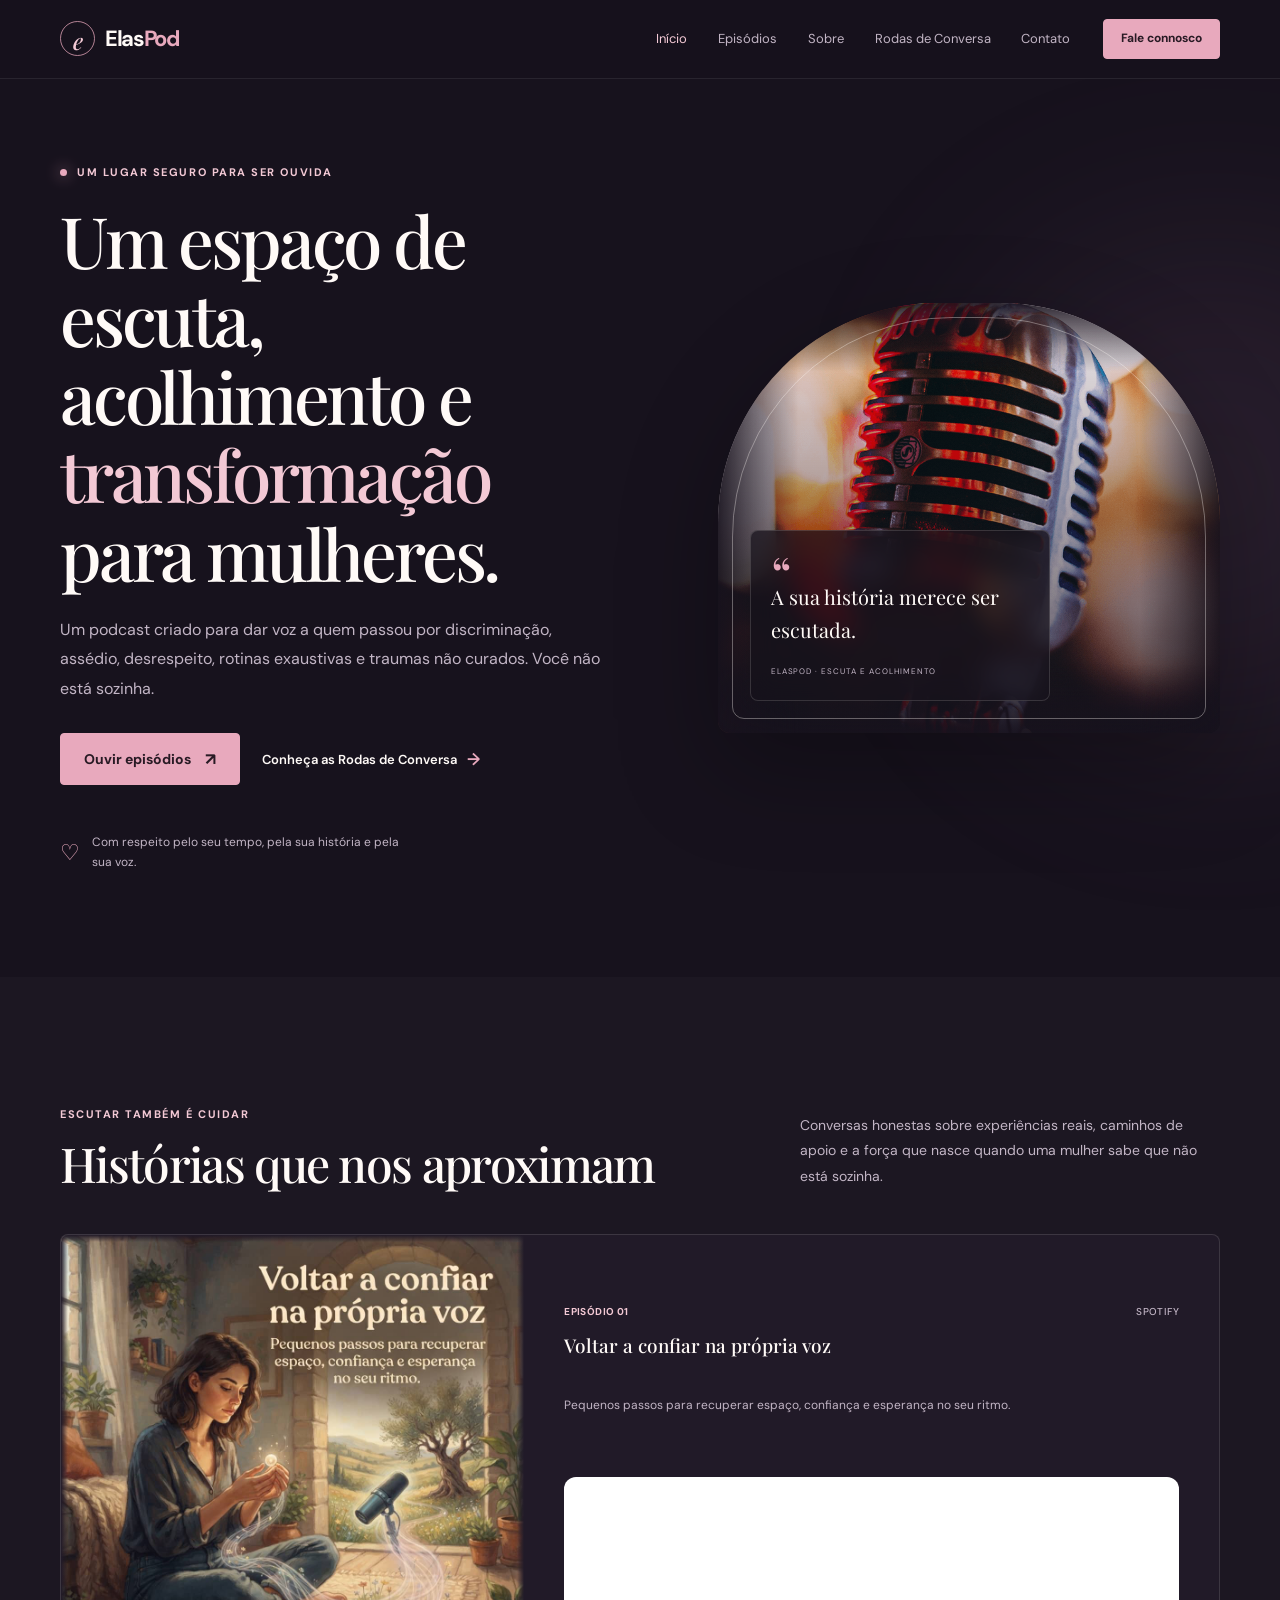
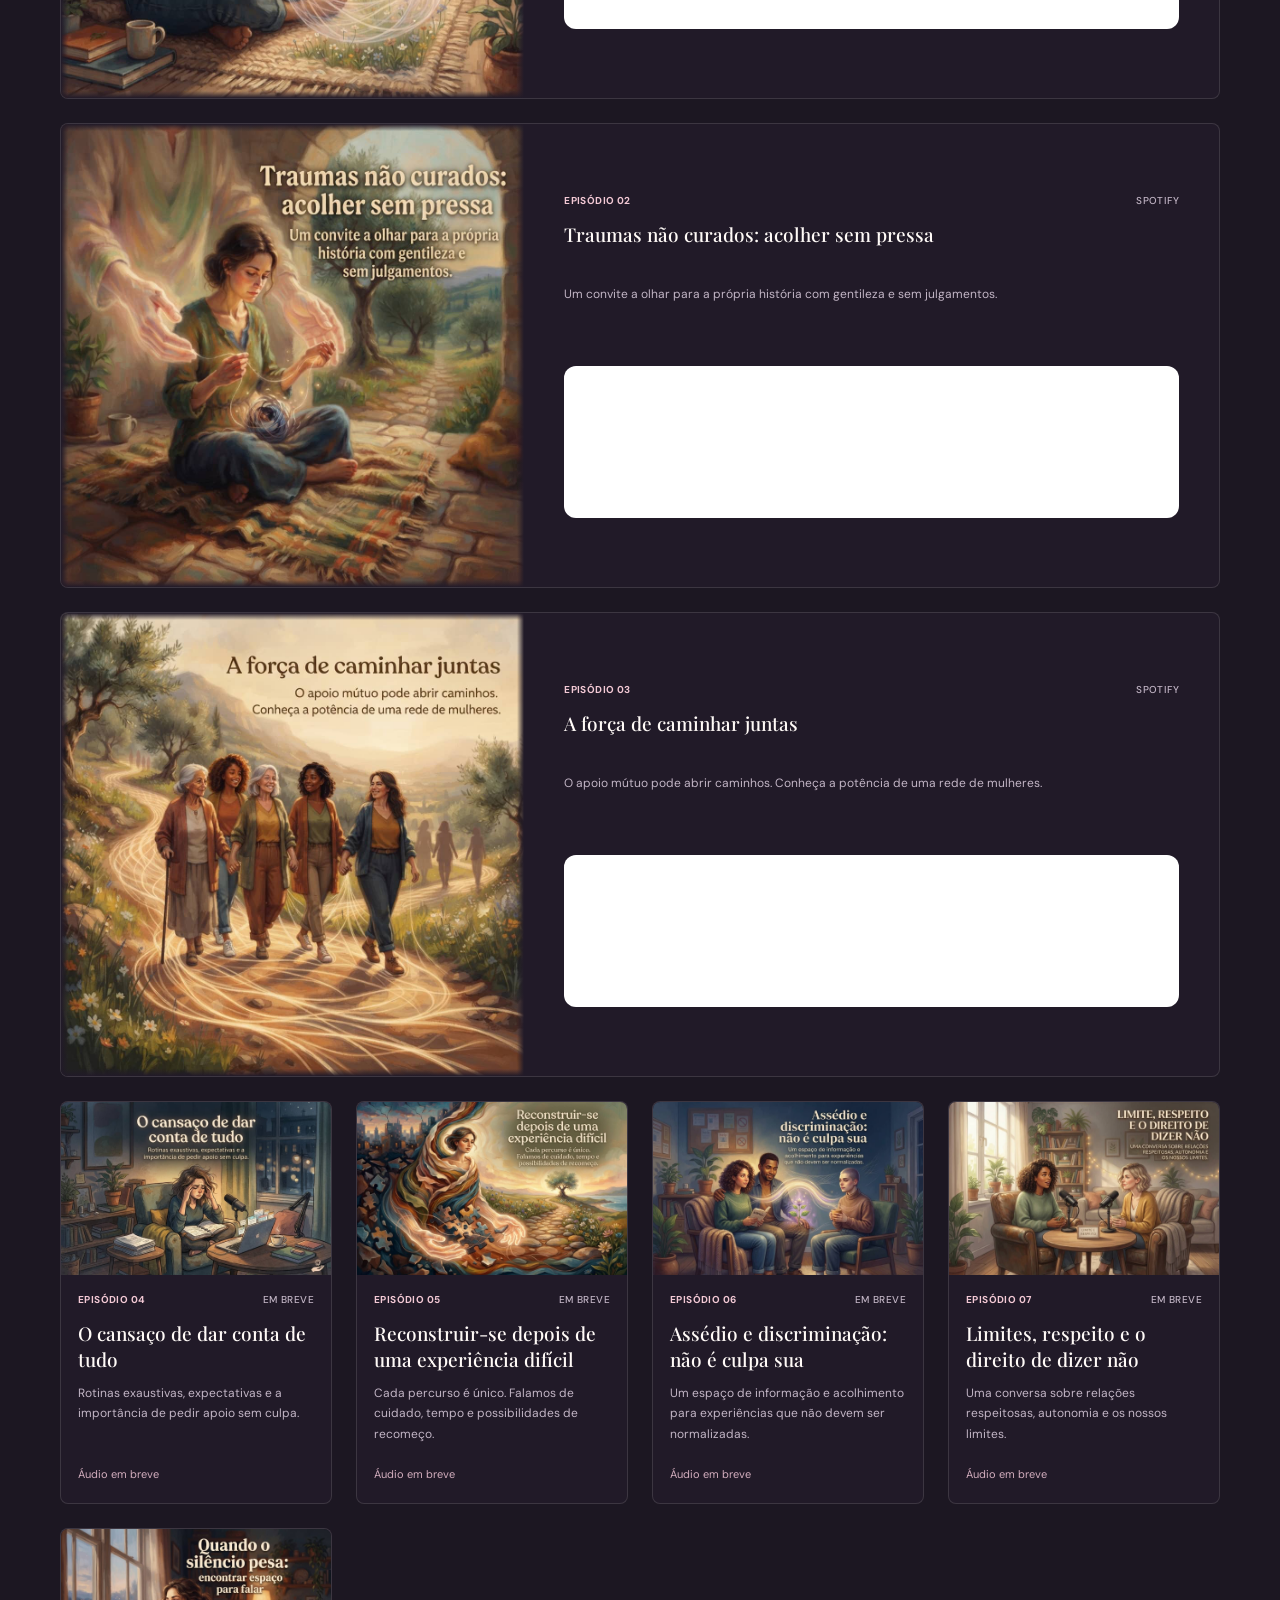
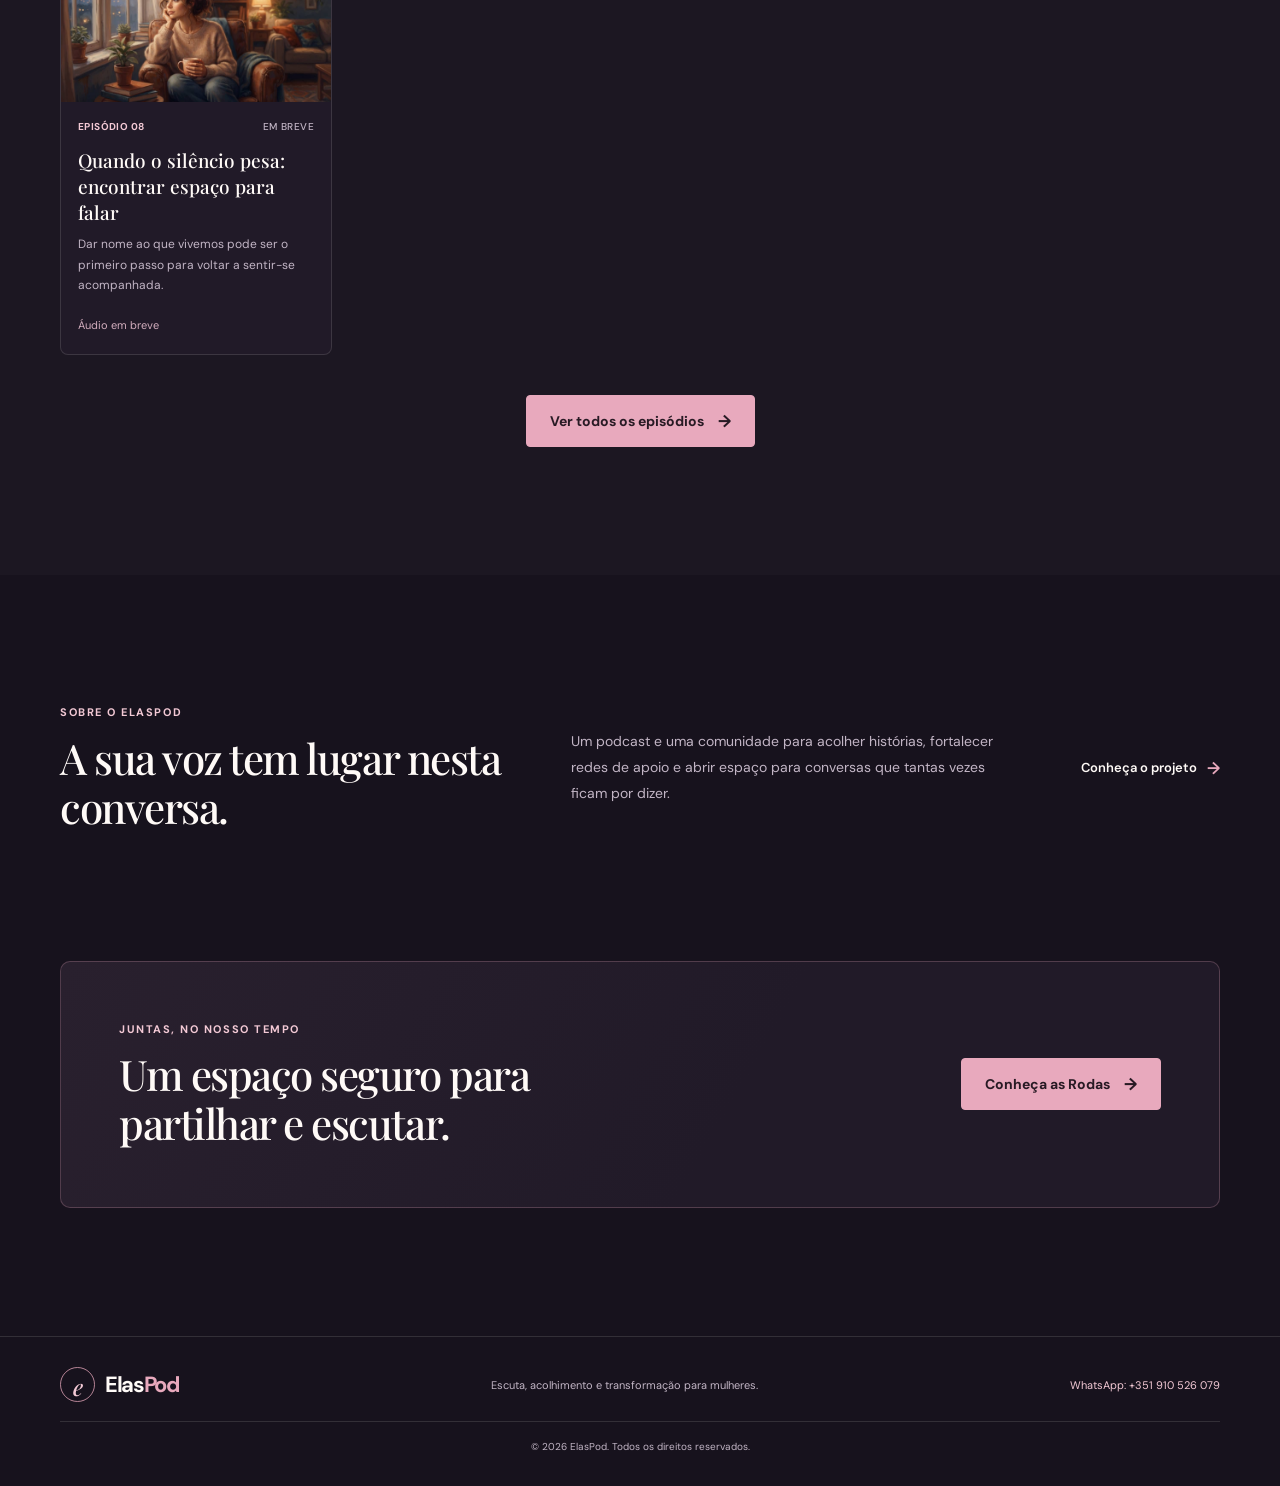
<file: index.html>
<!DOCTYPE html>
<html lang="pt-PT">

<head>
  <meta charset="UTF-8">
  <meta name="viewport" content="width=device-width, initial-scale=1">
  <meta name="theme-color" content="#17121d">
  <meta name="description" content="ElasPod: um espaço de escuta, acolhimento e transformação para mulheres. Conheça o podcast e participe nas Rodas de Conversa.">
  <meta property="og:title" content="ElasPod — Um espaço para a sua voz">
  <meta property="og:description" content="Um podcast e uma comunidade de escuta, acolhimento e transformação para mulheres.">
  <meta property="og:type" content="website">
  <meta property="og:url" content="https://elaspod.com/">
  <meta property="og:image" content="https://elaspod.com/assets/images/LogoElasPod.jpg">
  <meta property="og:image:secure_url" content="https://elaspod.com/assets/images/LogoElasPod.jpg">
  <meta property="og:image:type" content="image/jpeg">
  <meta property="og:image:alt" content="Logo do ElasPod">
  <title>ElasPod — Um espaço para a sua voz</title>
  <link rel="canonical" href="https://elaspod.com/">
  <link rel="shortcut icon" href="./favicon.svg" type="image/svg+xml">
  <link rel="preconnect" href="https://fonts.googleapis.com">
  <link rel="preconnect" href="https://fonts.gstatic.com" crossorigin>
  <link href="https://fonts.googleapis.com/css2?family=DM+Sans:wght@400;500;600;700&family=Playfair+Display:wght@500;600;700&display=swap" rel="stylesheet">
  <link rel="stylesheet" href="./assets/css/style.css">
  <script src="./assets/js/episodes.js" defer></script>
  <script src="./assets/js/script.js" defer></script>
</head>

<body id="top" data-page="inicio">
  <header class="site-header">
    <div class="container header-inner">
      <a class="brand" href="./" aria-label="ElasPod — início">
        <span class="brand-mark" aria-hidden="true">e</span><span>Elas<span class="brand-accent">Pod</span></span>
      </a>
      <button class="nav-toggle" type="button" aria-label="Abrir menu" aria-expanded="false" aria-controls="primary-navigation" data-nav-toggle>
        <span></span><span></span><span></span>
      </button>
      <nav class="navigation" id="primary-navigation" data-navigation aria-label="Navegação principal">
        <a class="nav-link" href="./" data-nav-page="inicio">Início</a>
        <a class="nav-link" href="./episodios.html" data-nav-page="episodios">Episódios</a>
        <a class="nav-link" href="./sobre.html" data-nav-page="sobre">Sobre</a>
        <a class="nav-link" href="./rodas-de-conversa.html" data-nav-page="rodas">Rodas de Conversa</a>
        <a class="nav-link" href="./contato.html" data-nav-page="contato">Contato</a>
        <a class="button button-small nav-cta" href="https://wa.me/351910526079?text=Ol%C3%A1%21%20Vim%20atrav%C3%A9s%20do%20site%20elaspod.com%20e%20gostaria%20de%20saber%20mais%20sobre%20o%20projeto."
          target="_blank" rel="noopener noreferrer">Fale connosco</a>
      </nav>
    </div>
  </header>

  <main>
    <section class="hero section-shell">
      <div class="container hero-layout">
        <div class="hero-copy">
          <p class="eyebrow"><span class="eyebrow-dot"></span> Um lugar seguro para ser ouvida</p>
          <h1>Um espaço de escuta, acolhimento e <span>transformação</span> para mulheres.</h1>
          <p class="hero-description">Um podcast criado para dar voz a quem passou por discriminação, assédio, desrespeito, rotinas exaustivas e traumas não curados. Você não está sozinha.</p>
          <div class="hero-actions">
            <a class="button" href="./episodios.html">Ouvir episódios <span aria-hidden="true">↗</span></a>
            <a class="text-link" href="./rodas-de-conversa.html">Conheça as Rodas de Conversa <span aria-hidden="true">→</span></a>
          </div>
          <div class="hero-note"><span class="note-icon" aria-hidden="true">♡</span><p>Com respeito pelo seu tempo, pela sua história e pela sua voz.</p></div>
        </div>
        <div class="hero-art" role="img" aria-label="Microfone iluminado em tons acolhedores">
          <div class="hero-art-card"><span class="art-quote">“</span><p>A sua história merece ser escutada.</p><span class="art-caption">ELASPOD · ESCUTA E ACOLHIMENTO</span></div>
        </div>
      </div>
      <div class="hero-glow" aria-hidden="true"></div>
    </section>

    <section class="episodes section-shell">
      <div class="container">
        <div class="section-heading">
          <div><p class="eyebrow">Escutar também é cuidar</p><h2>Histórias que nos aproximam</h2></div>
          <p class="section-intro">Conversas honestas sobre experiências reais, caminhos de apoio e a força que nasce quando uma mulher sabe que não está sozinha.</p>
        </div>
        <ul class="episode-grid" data-episode-list="latest" aria-live="polite"></ul>
        <div class="catalog-action"><a class="button" href="./episodios.html">Ver todos os episódios <span aria-hidden="true">→</span></a></div>
      </div>
    </section>

    <section class="home-about section-shell">
      <div class="container home-about-inner">
        <div><p class="eyebrow">Sobre o ElasPod</p><h2>A sua voz tem lugar nesta conversa.</h2></div>
        <p>Um podcast e uma comunidade para acolher histórias, fortalecer redes de apoio e abrir espaço para conversas que tantas vezes ficam por dizer.</p>
        <a class="text-link" href="./sobre.html">Conheça o projeto <span aria-hidden="true">→</span></a>
      </div>
    </section>

    <section class="home-gathering section-shell">
      <div class="container home-gathering-inner">
        <div><p class="eyebrow">Juntas, no nosso tempo</p><h2>Um espaço seguro para partilhar e escutar.</h2></div>
        <a class="button" href="./rodas-de-conversa.html">Conheça as Rodas <span aria-hidden="true">→</span></a>
      </div>
    </section>
  </main>

  <footer class="site-footer">
    <div class="container footer-inner">
      <a class="brand" href="./" aria-label="ElasPod — voltar ao início"><span class="brand-mark" aria-hidden="true">e</span><span>Elas<span class="brand-accent">Pod</span></span></a>
      <p>Escuta, acolhimento e transformação para mulheres.</p>
      <a class="footer-contact" href="https://wa.me/351910526079?text=Ol%C3%A1%21%20Vim%20atrav%C3%A9s%20do%20site%20elaspod.com%20e%20gostaria%20de%20saber%20mais%20sobre%20o%20projeto." target="_blank" rel="noopener noreferrer">WhatsApp: +351 910 526 079</a>
      <small>© <span data-current-year></span> ElasPod. Todos os direitos reservados.</small>
    </div>
  </footer>
  <a class="back-to-top" href="#top" aria-label="Voltar ao início" data-back-to-top>↑</a>
</body>

</html>
</file>
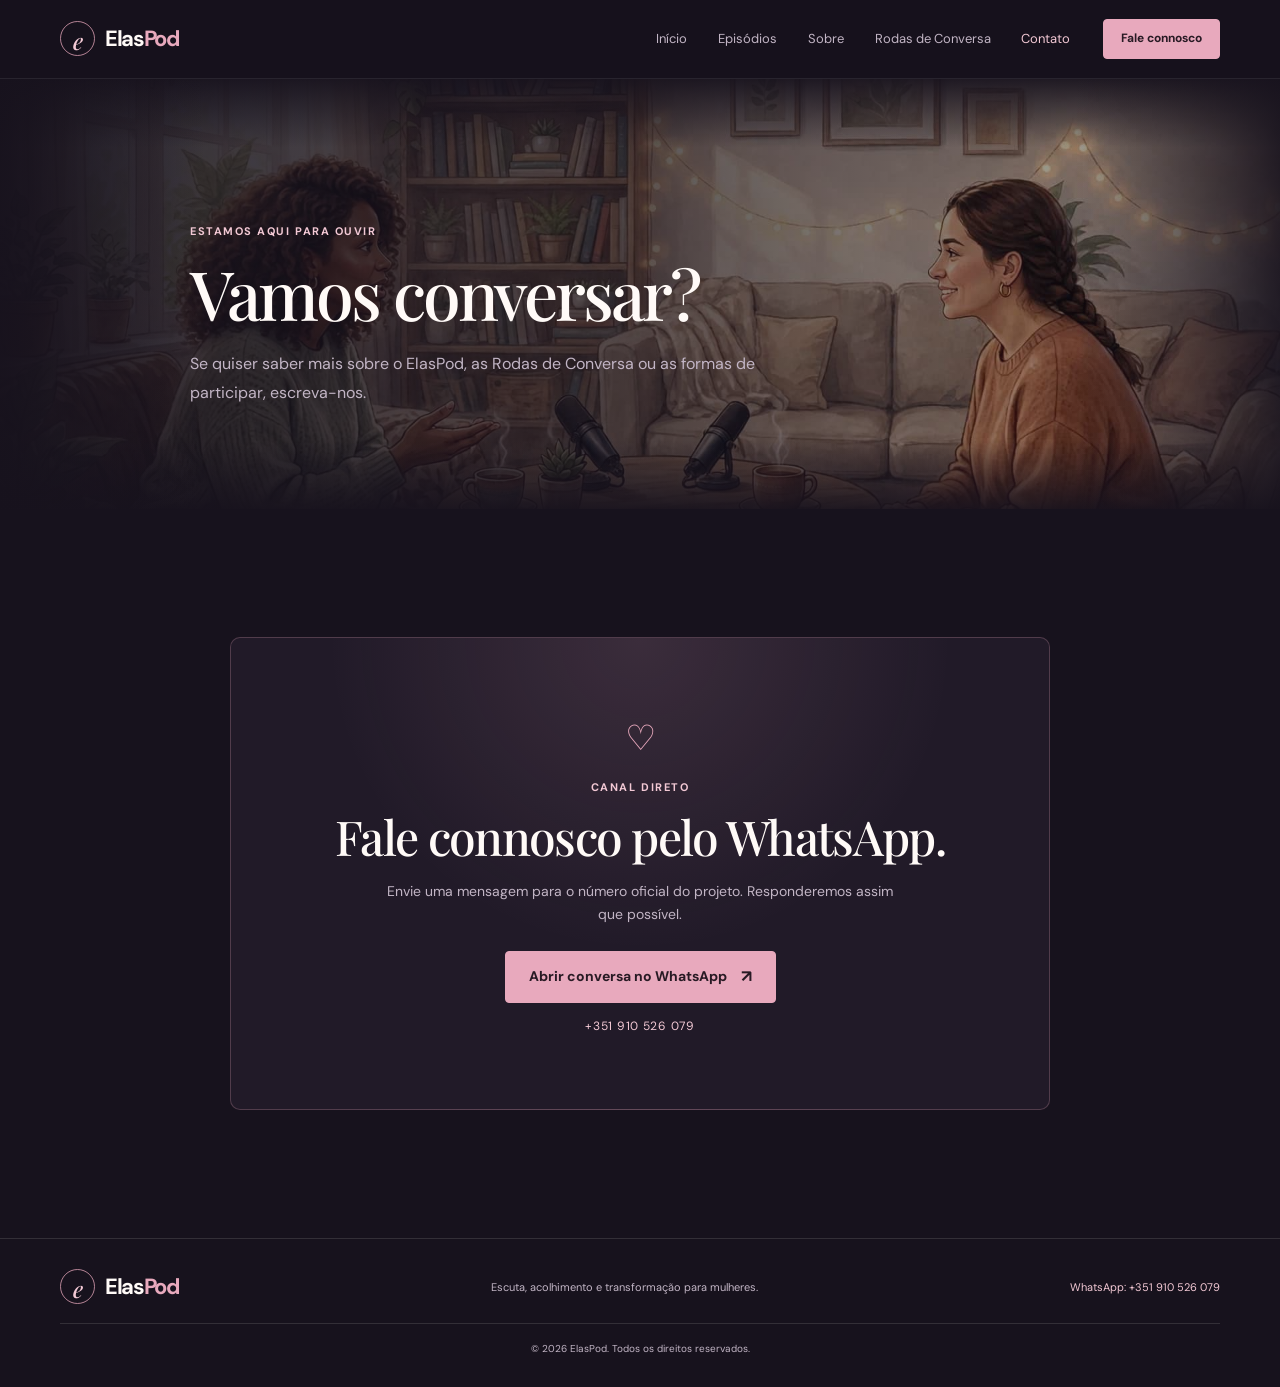
<file: contato.html>
<!DOCTYPE html>
<html lang="pt-PT">

<head>
  <meta charset="UTF-8">
  <meta name="viewport" content="width=device-width, initial-scale=1">
  <meta name="theme-color" content="#17121d">
  <meta name="description" content="Fale com o ElasPod pelo WhatsApp para saber mais sobre o projeto, as Rodas de Conversa ou como participar.">
  <meta property="og:title" content="Contato — ElasPod">
  <meta property="og:description" content="Estamos aqui para ouvir. Entre em contato com o ElasPod pelo WhatsApp.">
  <meta property="og:type" content="website">
  <meta property="og:url" content="https://elaspod.com/contato.html">
  <meta property="og:image" content="https://elaspod.com/assets/images/LogoElasPod.jpg">
  <meta property="og:image:secure_url" content="https://elaspod.com/assets/images/LogoElasPod.jpg">
  <meta property="og:image:type" content="image/jpeg">
  <meta property="og:image:alt" content="Logo do ElasPod">
  <title>Contato — ElasPod</title>
  <link rel="canonical" href="https://elaspod.com/contato.html">
  <link rel="shortcut icon" href="./favicon.svg" type="image/svg+xml">
  <link rel="preconnect" href="https://fonts.googleapis.com">
  <link rel="preconnect" href="https://fonts.gstatic.com" crossorigin>
  <link href="https://fonts.googleapis.com/css2?family=DM+Sans:wght@400;500;600;700&family=Playfair+Display:wght@500;600;700&display=swap" rel="stylesheet">
  <link rel="stylesheet" href="./assets/css/style.css">
  <script src="./assets/js/script.js" defer></script>
</head>

<body id="top" data-page="contato">
  <header class="site-header"><div class="container header-inner">
    <a class="brand" href="./" aria-label="ElasPod — início"><span class="brand-mark" aria-hidden="true">e</span><span>Elas<span class="brand-accent">Pod</span></span></a>
    <button class="nav-toggle" type="button" aria-label="Abrir menu" aria-expanded="false" aria-controls="primary-navigation" data-nav-toggle><span></span><span></span><span></span></button>
    <nav class="navigation" id="primary-navigation" data-navigation aria-label="Navegação principal">
      <a class="nav-link" href="./" data-nav-page="inicio">Início</a><a class="nav-link" href="./episodios.html" data-nav-page="episodios">Episódios</a><a class="nav-link" href="./sobre.html" data-nav-page="sobre">Sobre</a><a class="nav-link" href="./rodas-de-conversa.html" data-nav-page="rodas">Rodas de Conversa</a><a class="nav-link" href="./contato.html" data-nav-page="contato">Contato</a>
      <a class="button button-small nav-cta" href="https://wa.me/351910526079?text=Ol%C3%A1%21%20Vim%20atrav%C3%A9s%20do%20site%20elaspod.com%20e%20gostaria%20de%20saber%20mais%20sobre%20o%20projeto." target="_blank" rel="noopener noreferrer">Fale connosco</a>
    </nav>
  </div></header>
  <main>
    <section class="page-intro contact-page-intro"><div class="container"><p class="eyebrow">Estamos aqui para ouvir</p><h1>Vamos conversar?</h1><p>Se quiser saber mais sobre o ElasPod, as Rodas de Conversa ou as formas de participar, escreva-nos.</p></div></section>
    <section class="contact-page"><div class="container contact-panel">
      <span class="contact-heart" aria-hidden="true">♡</span>
      <p class="eyebrow">Canal direto</p><h2>Fale connosco pelo WhatsApp.</h2>
      <p>Envie uma mensagem para o número oficial do projeto. Responderemos assim que possível.</p>
      <a class="button" href="https://wa.me/351910526079?text=Ol%C3%A1%21%20Vim%20atrav%C3%A9s%20do%20site%20elaspod.com%20e%20gostaria%20de%20saber%20mais%20sobre%20o%20projeto." target="_blank" rel="noopener noreferrer">Abrir conversa no WhatsApp <span aria-hidden="true">↗</span></a>
      <a class="contact-number" href="tel:+351910526079">+351 910 526 079</a>
    </div></section>
  </main>
  <footer class="site-footer"><div class="container footer-inner">
    <a class="brand" href="./" aria-label="ElasPod — voltar ao início"><span class="brand-mark" aria-hidden="true">e</span><span>Elas<span class="brand-accent">Pod</span></span></a><p>Escuta, acolhimento e transformação para mulheres.</p>
    <a class="footer-contact" href="https://wa.me/351910526079?text=Ol%C3%A1%21%20Vim%20atrav%C3%A9s%20do%20site%20elaspod.com%20e%20gostaria%20de%20saber%20mais%20sobre%20o%20projeto." target="_blank" rel="noopener noreferrer">WhatsApp: +351 910 526 079</a>
    <small>© <span data-current-year></span> ElasPod. Todos os direitos reservados.</small>
  </div></footer>
  <a class="back-to-top" href="#top" aria-label="Voltar ao início" data-back-to-top>↑</a>
</body>

</html>
</file>
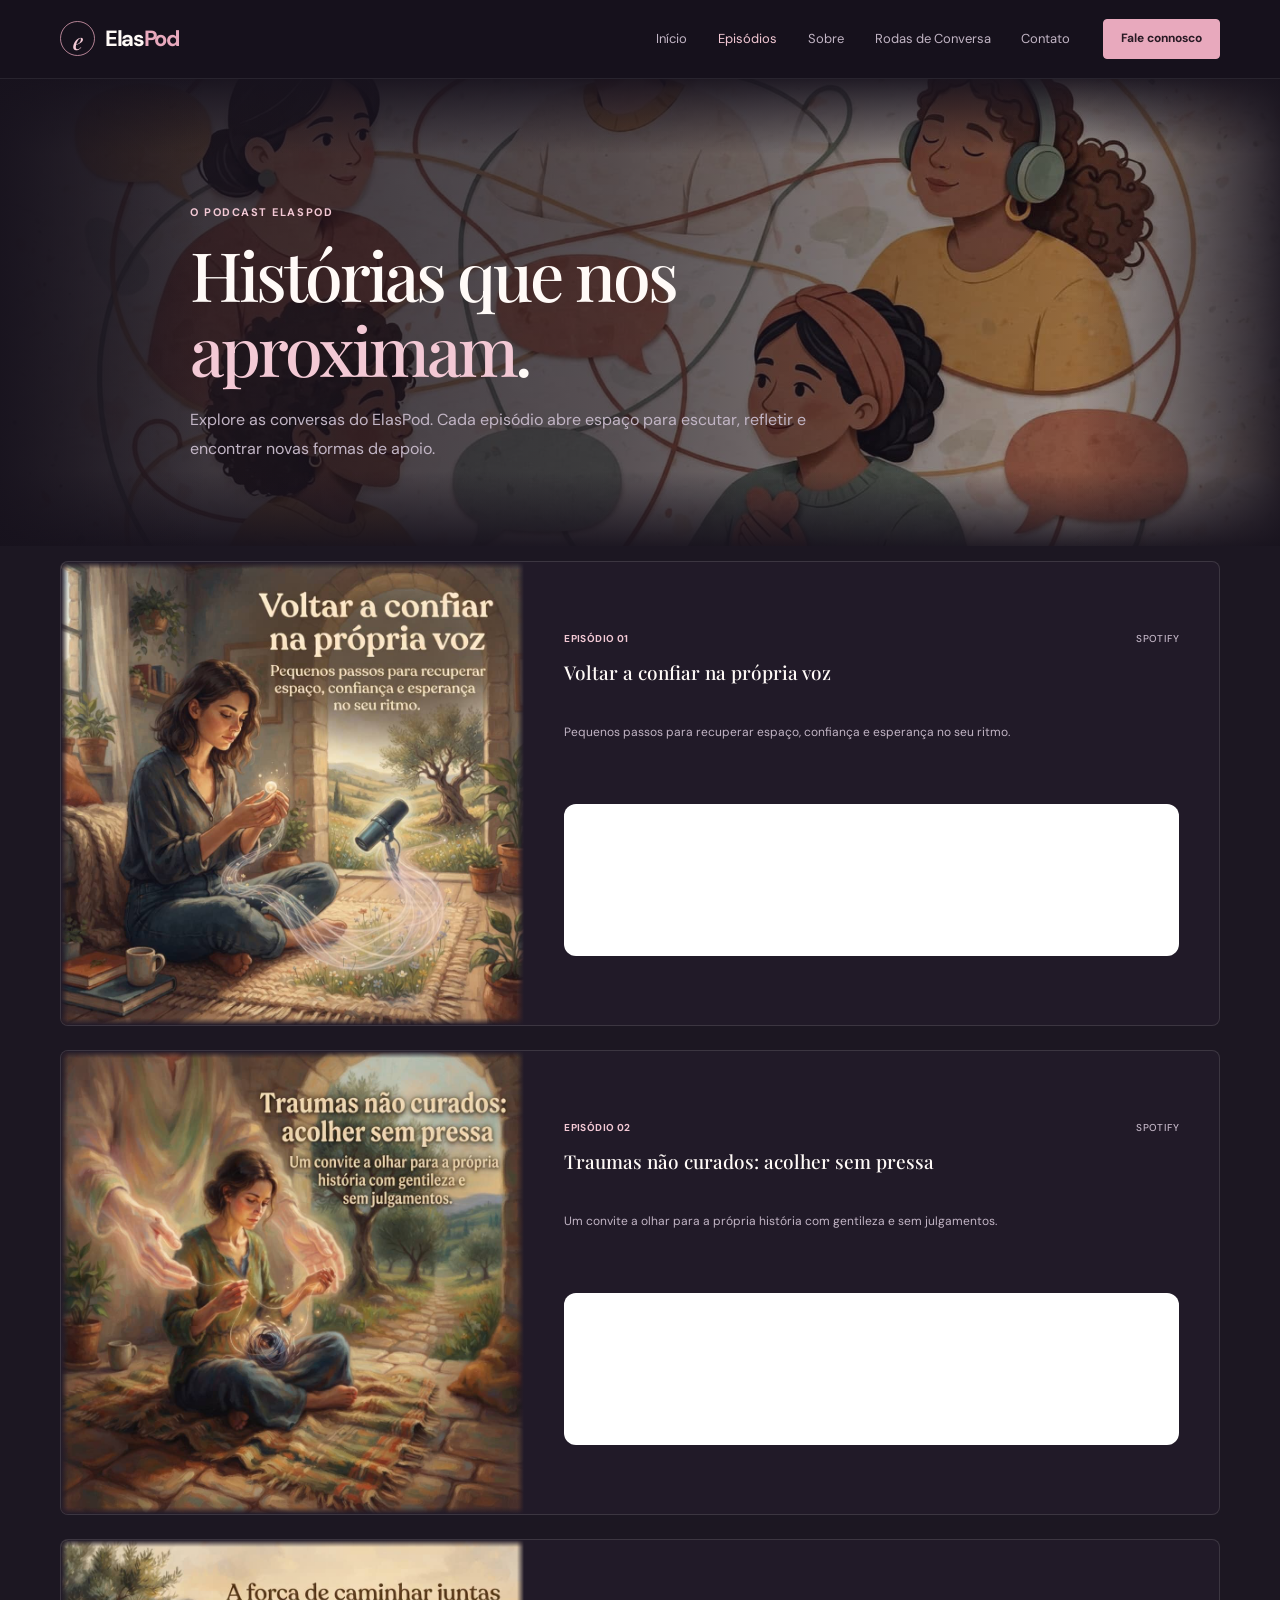
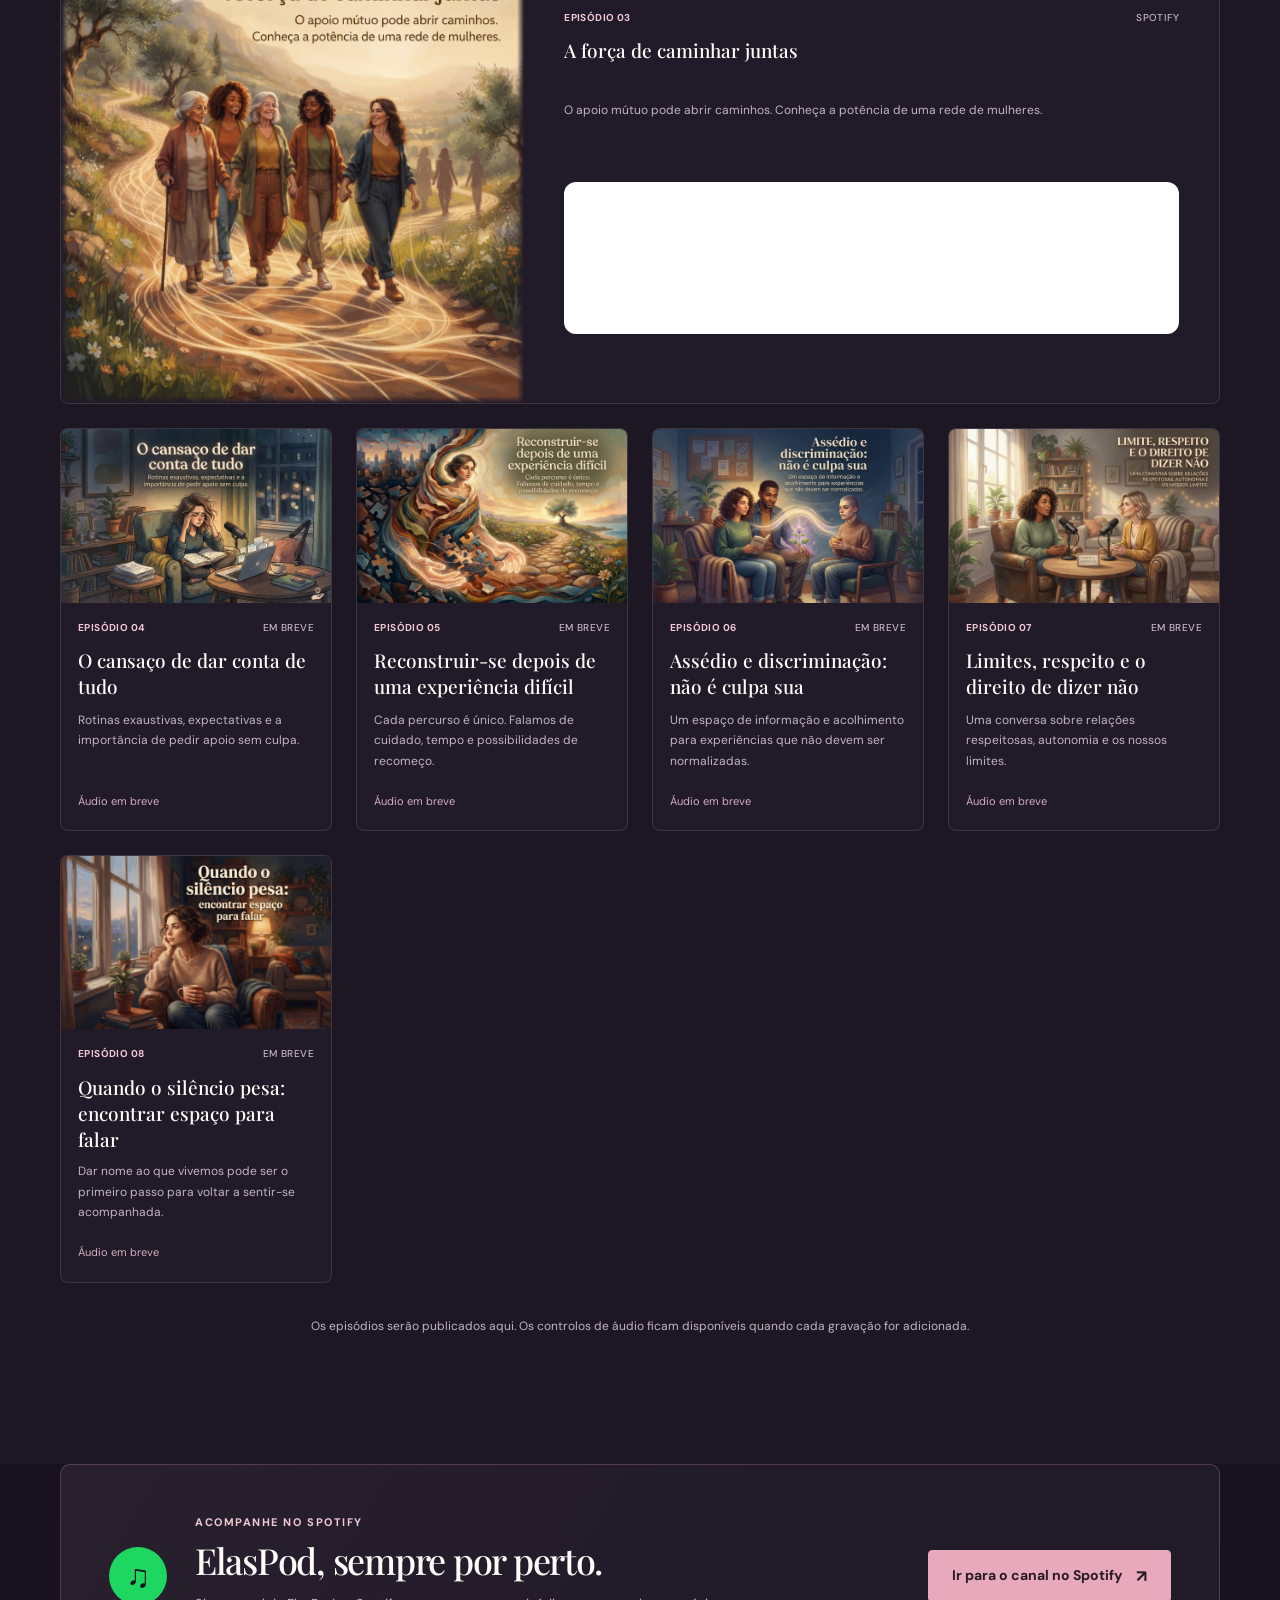
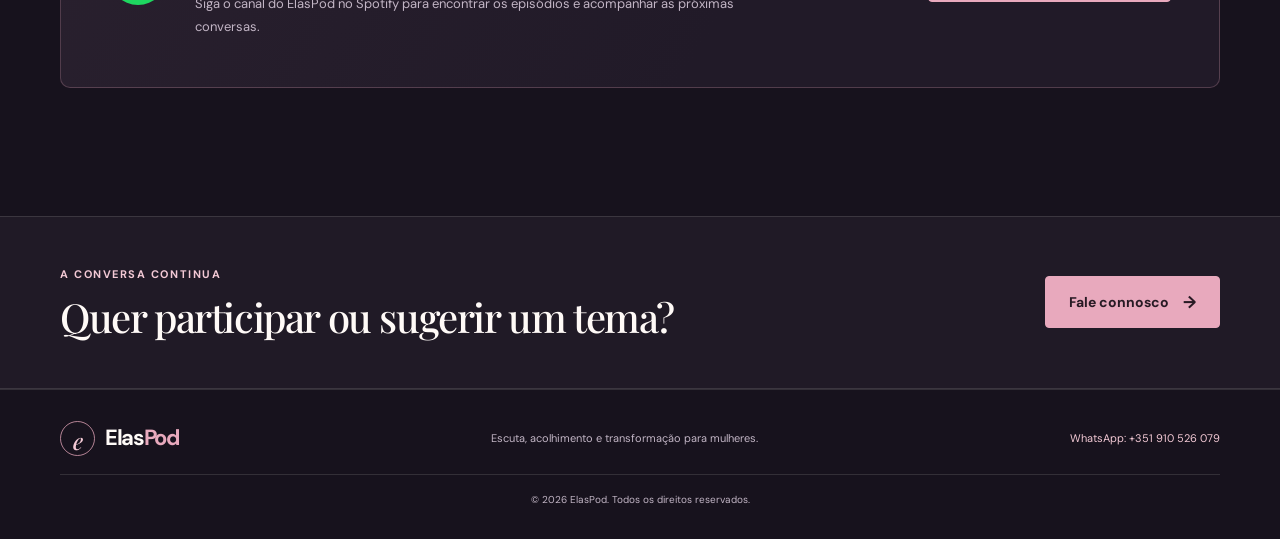
<file: episodios.html>
<!DOCTYPE html>
<html lang="pt-PT">

<head>
  <meta charset="UTF-8">
  <meta name="viewport" content="width=device-width, initial-scale=1">
  <meta name="theme-color" content="#17121d">
  <meta name="description" content="Explore os episódios do ElasPod: conversas sobre escuta, respeito, autocuidado e apoio entre mulheres.">
  <meta property="og:title" content="Episódios — ElasPod">
  <meta property="og:description" content="Conversas honestas sobre experiências reais e apoio entre mulheres.">
  <meta property="og:type" content="website">
  <meta property="og:url" content="https://elaspod.com/episodios.html">
  <meta property="og:image" content="https://elaspod.com/assets/images/LogoElasPod.jpg">
  <meta property="og:image:secure_url" content="https://elaspod.com/assets/images/LogoElasPod.jpg">
  <meta property="og:image:type" content="image/jpeg">
  <meta property="og:image:alt" content="Logo do ElasPod">
  <title>Episódios — ElasPod</title>
  <link rel="canonical" href="https://elaspod.com/episodios.html">
  <link rel="shortcut icon" href="./favicon.svg" type="image/svg+xml">
  <link rel="preconnect" href="https://fonts.googleapis.com">
  <link rel="preconnect" href="https://fonts.gstatic.com" crossorigin>
  <link href="https://fonts.googleapis.com/css2?family=DM+Sans:wght@400;500;600;700&family=Playfair+Display:wght@500;600;700&display=swap" rel="stylesheet">
  <link rel="stylesheet" href="./assets/css/style.css">
  <script src="./assets/js/episodes.js" defer></script>
  <script src="./assets/js/script.js" defer></script>
</head>

<body id="top" data-page="episodios">
  <header class="site-header">
    <div class="container header-inner">
      <a class="brand" href="./" aria-label="ElasPod — início"><span class="brand-mark" aria-hidden="true">e</span><span>Elas<span class="brand-accent">Pod</span></span></a>
      <button class="nav-toggle" type="button" aria-label="Abrir menu" aria-expanded="false" aria-controls="primary-navigation" data-nav-toggle><span></span><span></span><span></span></button>
      <nav class="navigation" id="primary-navigation" data-navigation aria-label="Navegação principal">
        <a class="nav-link" href="./" data-nav-page="inicio">Início</a><a class="nav-link" href="./episodios.html" data-nav-page="episodios">Episódios</a><a class="nav-link" href="./sobre.html" data-nav-page="sobre">Sobre</a><a class="nav-link" href="./rodas-de-conversa.html" data-nav-page="rodas">Rodas de Conversa</a><a class="nav-link" href="./contato.html" data-nav-page="contato">Contato</a>
        <a class="button button-small nav-cta" href="https://wa.me/351910526079?text=Ol%C3%A1%21%20Vim%20atrav%C3%A9s%20do%20site%20elaspod.com%20e%20gostaria%20de%20saber%20mais%20sobre%20o%20projeto." target="_blank" rel="noopener noreferrer">Fale connosco</a>
      </nav>
    </div>
  </header>
  <main>
    <section class="page-intro episodes-page-intro"><div class="container"><p class="eyebrow">O podcast ElasPod</p><h1>Histórias que nos <span>aproximam</span>.</h1><p>Explore as conversas do ElasPod. Cada episódio abre espaço para escutar, refletir e encontrar novas formas de apoio.</p></div></section>
    <section class="episodes catalog-page"><div class="container"><ul class="episode-grid" data-episode-list="all" aria-live="polite"></ul><p class="episodes-note">Os episódios serão publicados aqui. Os controlos de áudio ficam disponíveis quando cada gravação for adicionada.</p></div></section>
    <section class="spotify-promo">
      <div class="container">
        <div class="spotify-promo-card">
          <div class="spotify-mark" aria-hidden="true">♫</div>
          <div class="spotify-promo-copy">
            <p class="eyebrow">Acompanhe no Spotify</p>
            <h2>ElasPod, sempre por perto.</h2>
            <p>Siga o canal do ElasPod no Spotify para encontrar os episódios e acompanhar as próximas conversas.</p>
          </div>
          <a class="button spotify-button" href="https://open.spotify.com/show/3YBYIF7vqsKjalTw853BfX?si=ZnWprWKJTvmAmDVxNPsooQ" target="_blank" rel="noopener noreferrer">
            Ir para o canal no Spotify <span aria-hidden="true">↗</span>
          </a>
        </div>
      </div>
    </section>
    <section class="page-cta"><div class="container page-cta-inner"><div><p class="eyebrow">A conversa continua</p><h2>Quer participar ou sugerir um tema?</h2></div><a class="button" href="./contato.html">Fale connosco <span aria-hidden="true">→</span></a></div></section>
  </main>
  <footer class="site-footer"><div class="container footer-inner">
    <a class="brand" href="./" aria-label="ElasPod — voltar ao início"><span class="brand-mark" aria-hidden="true">e</span><span>Elas<span class="brand-accent">Pod</span></span></a>
    <p>Escuta, acolhimento e transformação para mulheres.</p>
    <a class="footer-contact" href="https://wa.me/351910526079?text=Ol%C3%A1%21%20Vim%20atrav%C3%A9s%20do%20site%20elaspod.com%20e%20gostaria%20de%20saber%20mais%20sobre%20o%20projeto." target="_blank" rel="noopener noreferrer">WhatsApp: +351 910 526 079</a>
    <small>© <span data-current-year></span> ElasPod. Todos os direitos reservados.</small>
  </div></footer>
  <a class="back-to-top" href="#top" aria-label="Voltar ao início" data-back-to-top>↑</a>
</body>

</html>
</file>
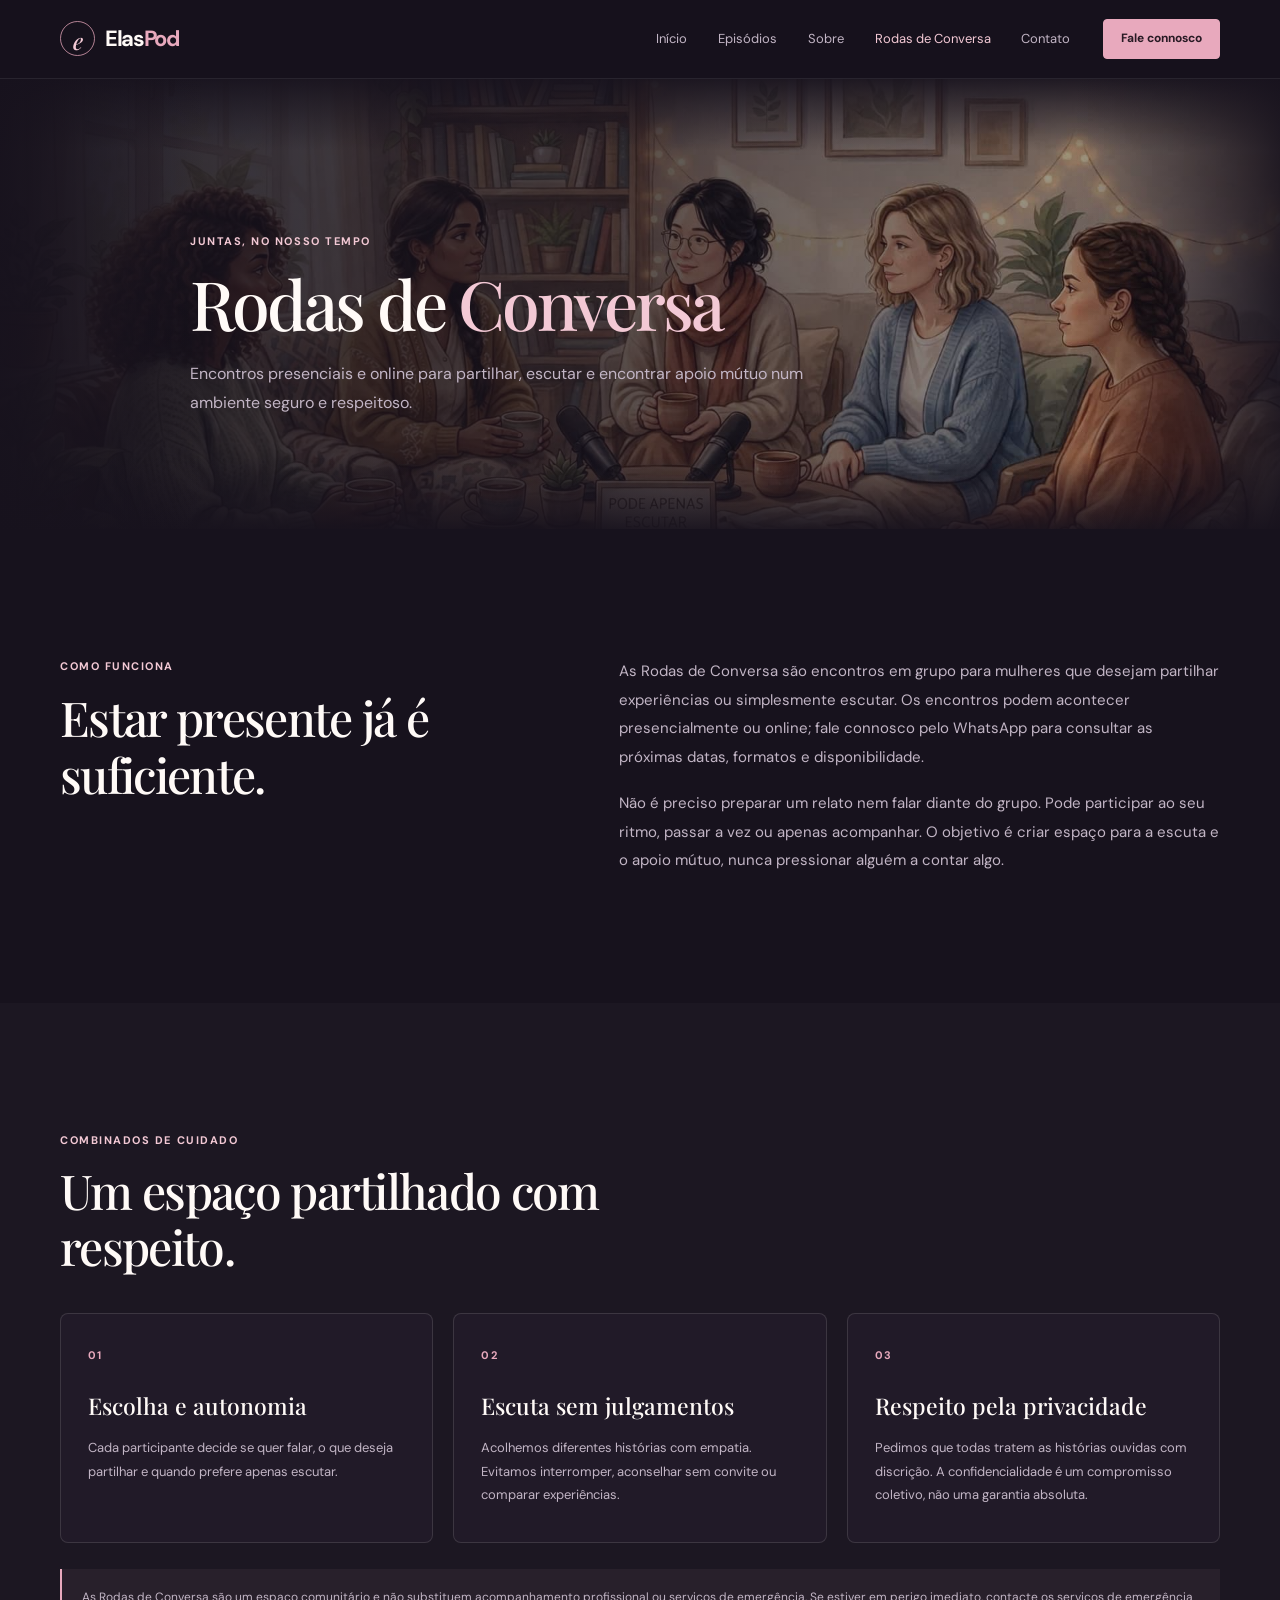
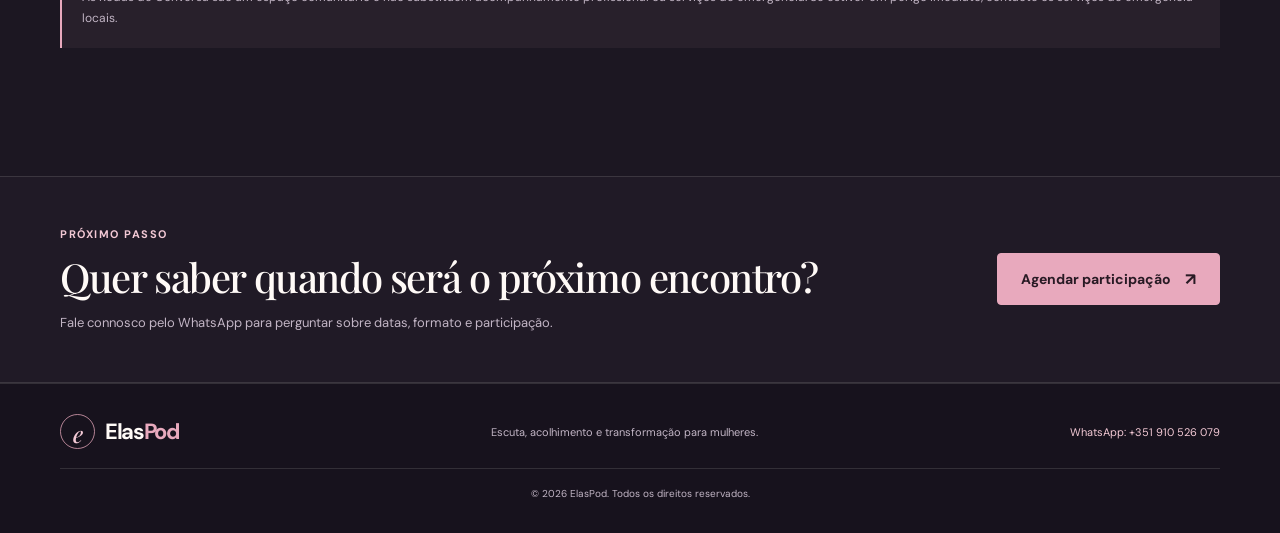
<file: rodas-de-conversa.html>
<!DOCTYPE html>
<html lang="pt-PT">

<head>
  <meta charset="UTF-8">
  <meta name="viewport" content="width=device-width, initial-scale=1">
  <meta name="theme-color" content="#17121d">
  <meta name="description" content="Conheça as Rodas de Conversa ElasPod: encontros presenciais e online de escuta e apoio mútuo para mulheres.">
  <meta property="og:title" content="Rodas de Conversa — ElasPod">
  <meta property="og:description" content="Encontros seguros de partilha e apoio mútuo. Saiba como participar.">
  <meta property="og:type" content="website">
  <meta property="og:url" content="https://elaspod.com/rodas-de-conversa.html">
  <meta property="og:image" content="https://elaspod.com/assets/images/LogoElasPod.jpg">
  <meta property="og:image:secure_url" content="https://elaspod.com/assets/images/LogoElasPod.jpg">
  <meta property="og:image:type" content="image/jpeg">
  <meta property="og:image:alt" content="Logo do ElasPod">
  <title>Rodas de Conversa — ElasPod</title>
  <link rel="canonical" href="https://elaspod.com/rodas-de-conversa.html">
  <link rel="shortcut icon" href="./favicon.svg" type="image/svg+xml">
  <link rel="preconnect" href="https://fonts.googleapis.com">
  <link rel="preconnect" href="https://fonts.gstatic.com" crossorigin>
  <link href="https://fonts.googleapis.com/css2?family=DM+Sans:wght@400;500;600;700&family=Playfair+Display:wght@500;600;700&display=swap" rel="stylesheet">
  <link rel="stylesheet" href="./assets/css/style.css">
  <script src="./assets/js/script.js" defer></script>
</head>

<body id="top" data-page="rodas">
  <header class="site-header"><div class="container header-inner">
    <a class="brand" href="./" aria-label="ElasPod — início"><span class="brand-mark" aria-hidden="true">e</span><span>Elas<span class="brand-accent">Pod</span></span></a>
    <button class="nav-toggle" type="button" aria-label="Abrir menu" aria-expanded="false" aria-controls="primary-navigation" data-nav-toggle><span></span><span></span><span></span></button>
    <nav class="navigation" id="primary-navigation" data-navigation aria-label="Navegação principal">
      <a class="nav-link" href="./" data-nav-page="inicio">Início</a><a class="nav-link" href="./episodios.html" data-nav-page="episodios">Episódios</a><a class="nav-link" href="./sobre.html" data-nav-page="sobre">Sobre</a><a class="nav-link" href="./rodas-de-conversa.html" data-nav-page="rodas">Rodas de Conversa</a><a class="nav-link" href="./contato.html" data-nav-page="contato">Contato</a>
      <a class="button button-small nav-cta" href="https://wa.me/351910526079?text=Ol%C3%A1%21%20Vim%20atrav%C3%A9s%20do%20site%20elaspod.com%20e%20gostaria%20de%20saber%20mais%20sobre%20as%20Rodas%20de%20Conversa." target="_blank" rel="noopener noreferrer">Fale connosco</a>
    </nav>
  </div></header>
  <main>
    <section class="page-intro gathering-page-intro"><div class="container"><p class="eyebrow">Juntas, no nosso tempo</p><h1>Rodas de <span>Conversa</span></h1><p>Encontros presenciais e online para partilhar, escutar e encontrar apoio mútuo num ambiente seguro e respeitoso.</p></div></section>
    <section class="content-section"><div class="container content-layout">
      <div class="content-lead"><p class="eyebrow">Como funciona</p><h2>Estar presente já é suficiente.</h2></div>
      <div class="content-copy"><p>As Rodas de Conversa são encontros em grupo para mulheres que desejam partilhar experiências ou simplesmente escutar. Os encontros podem acontecer presencialmente ou online; fale connosco pelo WhatsApp para consultar as próximas datas, formatos e disponibilidade.</p><p>Não é preciso preparar um relato nem falar diante do grupo. Pode participar ao seu ritmo, passar a vez ou apenas acompanhar. O objetivo é criar espaço para a escuta e o apoio mútuo, nunca pressionar alguém a contar algo.</p></div>
    </div></section>
    <section class="values-section"><div class="container"><p class="eyebrow">Combinados de cuidado</p><h2>Um espaço partilhado com respeito.</h2>
      <div class="value-grid">
        <article class="value-card"><span>01</span><h3>Escolha e autonomia</h3><p>Cada participante decide se quer falar, o que deseja partilhar e quando prefere apenas escutar.</p></article>
        <article class="value-card"><span>02</span><h3>Escuta sem julgamentos</h3><p>Acolhemos diferentes histórias com empatia. Evitamos interromper, aconselhar sem convite ou comparar experiências.</p></article>
        <article class="value-card"><span>03</span><h3>Respeito pela privacidade</h3><p>Pedimos que todas tratem as histórias ouvidas com discrição. A confidencialidade é um compromisso coletivo, não uma garantia absoluta.</p></article>
      </div>
      <p class="support-note">As Rodas de Conversa são um espaço comunitário e não substituem acompanhamento profissional ou serviços de emergência. Se estiver em perigo imediato, contacte os serviços de emergência locais.</p>
    </div></section>
    <section class="page-cta"><div class="container page-cta-inner"><div><p class="eyebrow">Próximo passo</p><h2>Quer saber quando será o próximo encontro?</h2><p>Fale connosco pelo WhatsApp para perguntar sobre datas, formato e participação.</p></div>
      <a class="button" href="https://wa.me/351910526079?text=Ol%C3%A1%21%20Vim%20atrav%C3%A9s%20do%20site%20elaspod.com%20e%20gostaria%20de%20saber%20mais%20sobre%20as%20Rodas%20de%20Conversa%20e%20como%20participar." target="_blank" rel="noopener noreferrer">Agendar participação <span aria-hidden="true">↗</span></a>
    </div></section>
  </main>
  <footer class="site-footer"><div class="container footer-inner">
    <a class="brand" href="./" aria-label="ElasPod — voltar ao início"><span class="brand-mark" aria-hidden="true">e</span><span>Elas<span class="brand-accent">Pod</span></span></a><p>Escuta, acolhimento e transformação para mulheres.</p>
    <a class="footer-contact" href="https://wa.me/351910526079?text=Ol%C3%A1%21%20Vim%20atrav%C3%A9s%20do%20site%20elaspod.com%20e%20gostaria%20de%20saber%20mais%20sobre%20o%20projeto." target="_blank" rel="noopener noreferrer">WhatsApp: +351 910 526 079</a>
    <small>© <span data-current-year></span> ElasPod. Todos os direitos reservados.</small>
  </div></footer>
  <a class="back-to-top" href="#top" aria-label="Voltar ao início" data-back-to-top>↑</a>
</body>

</html>
</file>
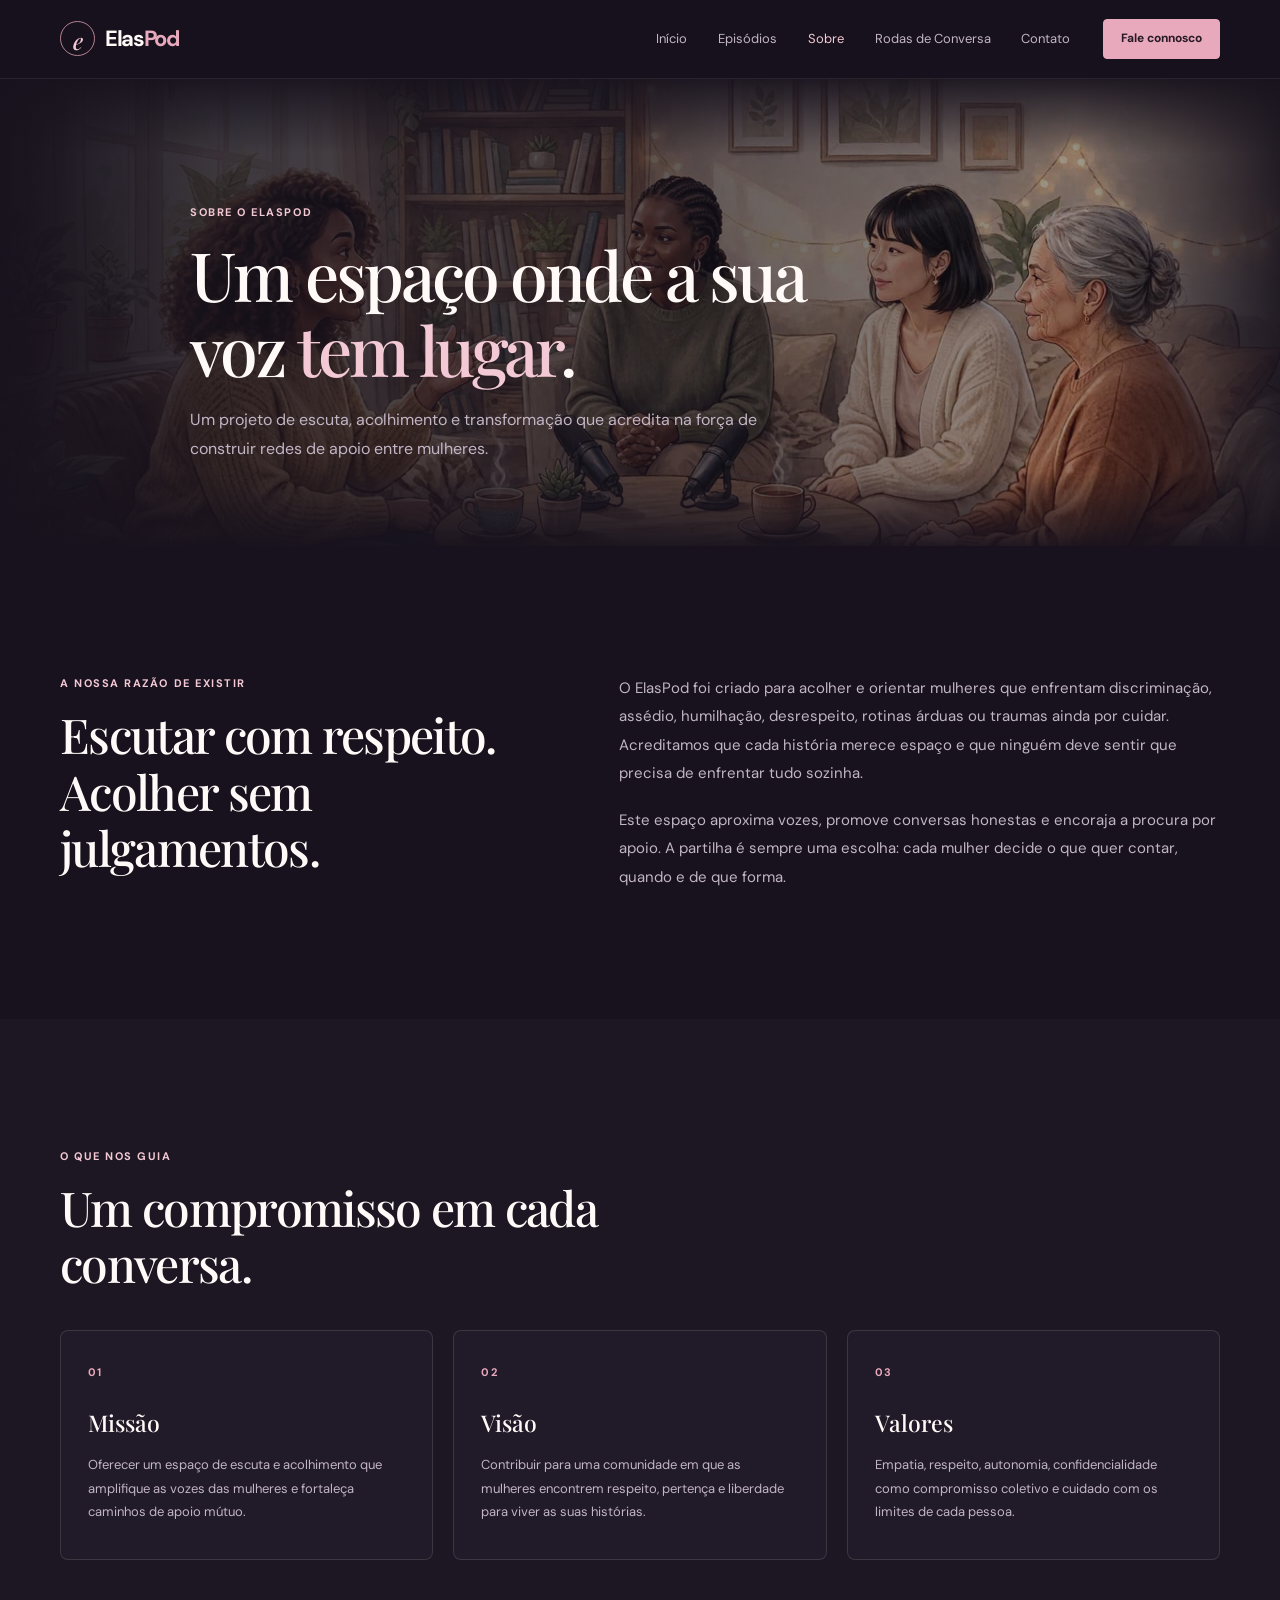
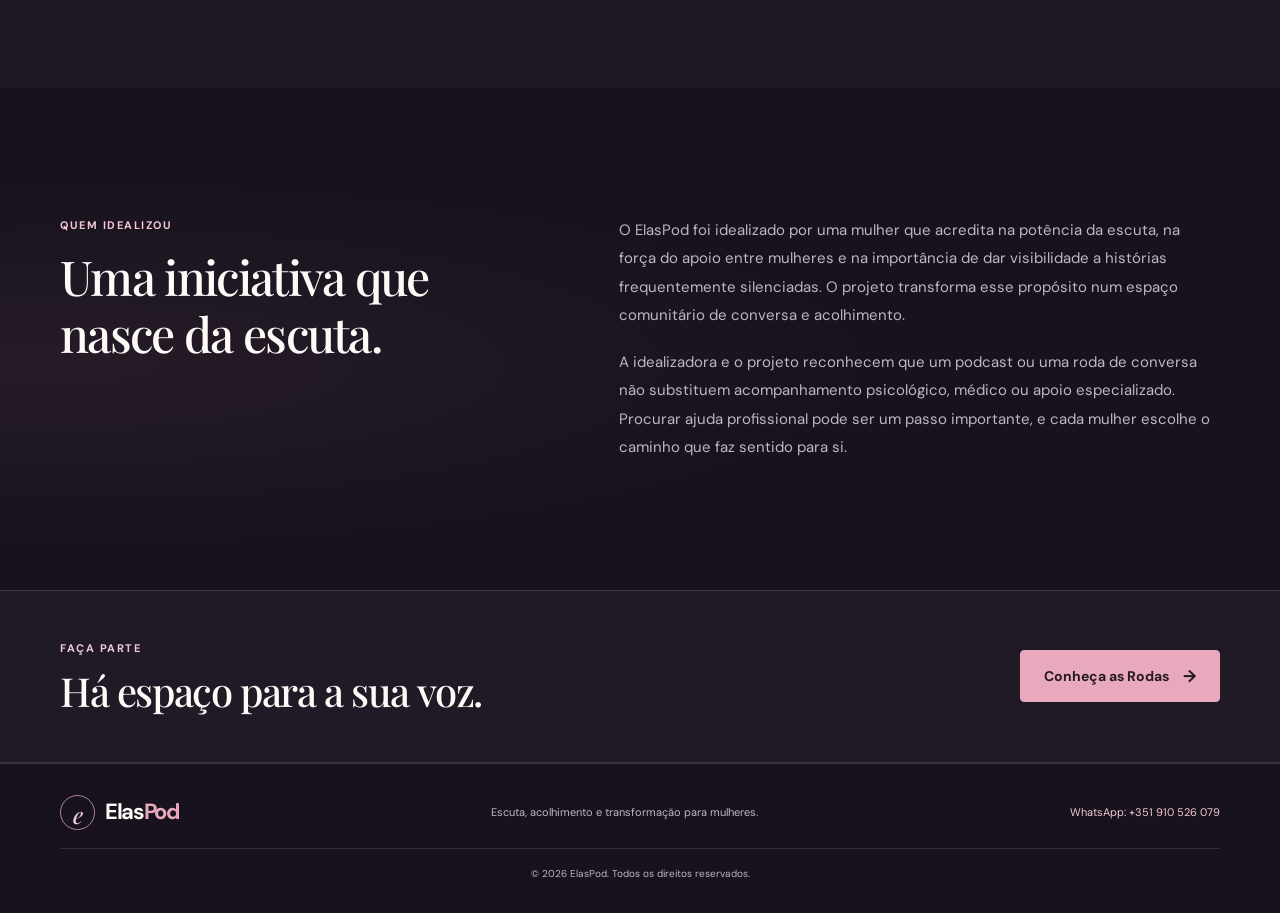
<file: sobre.html>
<!DOCTYPE html>
<html lang="pt-PT">

<head>
  <meta charset="UTF-8">
  <meta name="viewport" content="width=device-width, initial-scale=1">
  <meta name="theme-color" content="#17121d">
  <meta name="description" content="Conheça a missão, a visão e os valores do ElasPod, um projeto criado para acolher e fortalecer mulheres através da escuta.">
  <meta property="og:title" content="Sobre o ElasPod">
  <meta property="og:description" content="Um espaço seguro de escuta, acolhimento e transformação para mulheres.">
  <meta property="og:type" content="website">
  <meta property="og:url" content="https://elaspod.com/sobre.html">
  <meta property="og:image" content="https://elaspod.com/assets/images/LogoElasPod.jpg">
  <meta property="og:image:secure_url" content="https://elaspod.com/assets/images/LogoElasPod.jpg">
  <meta property="og:image:type" content="image/jpeg">
  <meta property="og:image:alt" content="Logo do ElasPod">
  <title>Sobre o ElasPod</title>
  <link rel="canonical" href="https://elaspod.com/sobre.html">
  <link rel="shortcut icon" href="./favicon.svg" type="image/svg+xml">
  <link rel="preconnect" href="https://fonts.googleapis.com">
  <link rel="preconnect" href="https://fonts.gstatic.com" crossorigin>
  <link href="https://fonts.googleapis.com/css2?family=DM+Sans:wght@400;500;600;700&family=Playfair+Display:wght@500;600;700&display=swap" rel="stylesheet">
  <link rel="stylesheet" href="./assets/css/style.css">
  <script src="./assets/js/script.js" defer></script>
</head>

<body id="top" data-page="sobre">
  <header class="site-header"><div class="container header-inner">
    <a class="brand" href="./" aria-label="ElasPod — início"><span class="brand-mark" aria-hidden="true">e</span><span>Elas<span class="brand-accent">Pod</span></span></a>
    <button class="nav-toggle" type="button" aria-label="Abrir menu" aria-expanded="false" aria-controls="primary-navigation" data-nav-toggle><span></span><span></span><span></span></button>
    <nav class="navigation" id="primary-navigation" data-navigation aria-label="Navegação principal">
      <a class="nav-link" href="./" data-nav-page="inicio">Início</a><a class="nav-link" href="./episodios.html" data-nav-page="episodios">Episódios</a><a class="nav-link" href="./sobre.html" data-nav-page="sobre">Sobre</a><a class="nav-link" href="./rodas-de-conversa.html" data-nav-page="rodas">Rodas de Conversa</a><a class="nav-link" href="./contato.html" data-nav-page="contato">Contato</a>
      <a class="button button-small nav-cta" href="https://wa.me/351910526079?text=Ol%C3%A1%21%20Vim%20atrav%C3%A9s%20do%20site%20elaspod.com%20e%20gostaria%20de%20saber%20mais%20sobre%20o%20projeto." target="_blank" rel="noopener noreferrer">Fale connosco</a>
    </nav>
  </div></header>
  <main>
    <section class="page-intro about-page-intro"><div class="container"><p class="eyebrow">Sobre o ElasPod</p><h1>Um espaço onde a sua voz <span>tem lugar</span>.</h1><p>Um projeto de escuta, acolhimento e transformação que acredita na força de construir redes de apoio entre mulheres.</p></div></section>
    <section class="content-section"><div class="container content-layout">
      <div class="content-lead"><p class="eyebrow">A nossa razão de existir</p><h2>Escutar com respeito. Acolher sem julgamentos.</h2></div>
      <div class="content-copy"><p>O ElasPod foi criado para acolher e orientar mulheres que enfrentam discriminação, assédio, humilhação, desrespeito, rotinas árduas ou traumas ainda por cuidar. Acreditamos que cada história merece espaço e que ninguém deve sentir que precisa de enfrentar tudo sozinha.</p><p>Este espaço aproxima vozes, promove conversas honestas e encoraja a procura por apoio. A partilha é sempre uma escolha: cada mulher decide o que quer contar, quando e de que forma.</p></div>
    </div></section>
    <section class="values-section"><div class="container"><p class="eyebrow">O que nos guia</p><h2>Um compromisso em cada conversa.</h2>
      <div class="value-grid">
        <article class="value-card"><span>01</span><h3>Missão</h3><p>Oferecer um espaço de escuta e acolhimento que amplifique as vozes das mulheres e fortaleça caminhos de apoio mútuo.</p></article>
        <article class="value-card"><span>02</span><h3>Visão</h3><p>Contribuir para uma comunidade em que as mulheres encontrem respeito, pertença e liberdade para viver as suas histórias.</p></article>
        <article class="value-card"><span>03</span><h3>Valores</h3><p>Empatia, respeito, autonomia, confidencialidade como compromisso coletivo e cuidado com os limites de cada pessoa.</p></article>
      </div>
    </div></section>
    <section class="content-section founder-section"><div class="container content-layout">
      <div class="content-lead"><p class="eyebrow">Quem idealizou</p><h2>Uma iniciativa que nasce da escuta.</h2></div>
      <div class="content-copy"><p>O ElasPod foi idealizado por uma mulher que acredita na potência da escuta, na força do apoio entre mulheres e na importância de dar visibilidade a histórias frequentemente silenciadas. O projeto transforma esse propósito num espaço comunitário de conversa e acolhimento.</p><p>A idealizadora e o projeto reconhecem que um podcast ou uma roda de conversa não substituem acompanhamento psicológico, médico ou apoio especializado. Procurar ajuda profissional pode ser um passo importante, e cada mulher escolhe o caminho que faz sentido para si.</p></div>
    </div></section>
    <section class="page-cta"><div class="container page-cta-inner"><div><p class="eyebrow">Faça parte</p><h2>Há espaço para a sua voz.</h2></div><a class="button" href="./rodas-de-conversa.html">Conheça as Rodas <span aria-hidden="true">→</span></a></div></section>
  </main>
  <footer class="site-footer"><div class="container footer-inner">
    <a class="brand" href="./" aria-label="ElasPod — voltar ao início"><span class="brand-mark" aria-hidden="true">e</span><span>Elas<span class="brand-accent">Pod</span></span></a><p>Escuta, acolhimento e transformação para mulheres.</p>
    <a class="footer-contact" href="https://wa.me/351910526079?text=Ol%C3%A1%21%20Vim%20atrav%C3%A9s%20do%20site%20elaspod.com%20e%20gostaria%20de%20saber%20mais%20sobre%20o%20projeto." target="_blank" rel="noopener noreferrer">WhatsApp: +351 910 526 079</a>
    <small>© <span data-current-year></span> ElasPod. Todos os direitos reservados.</small>
  </div></footer>
  <a class="back-to-top" href="#top" aria-label="Voltar ao início" data-back-to-top>↑</a>
</body>

</html>
</file>
<file: assets/css/style.css>
:root {
  color-scheme: dark;
  --background: #17121d;
  --surface: #211a28;
  --surface-light: #2b2232;
  --text: #fffaf7;
  --muted: #c2b5c5;
  --accent: #e8a9bd;
  --accent-light: #f3c9d5;
  --lavender: #c8b3df;
  --line: rgba(255, 250, 247, 0.12);
  --serif: "Playfair Display", Georgia, serif;
  --sans: "DM Sans", Arial, sans-serif;
  --content-width: 1160px;
  --section-space: clamp(76px, 10vw, 132px);
}

* { box-sizing: border-box; }

html { scroll-behavior: smooth; scroll-padding-top: 88px; }

body {
  margin: 0;
  background: var(--background);
  color: var(--text);
  font-family: var(--sans);
  font-size: 16px;
  line-height: 1.65;
  -webkit-font-smoothing: antialiased;
}

body.menu-open { overflow: hidden; }

a { color: inherit; text-decoration: none; }
button { font: inherit; }
img { display: block; max-width: 100%; }
ul { margin: 0; padding: 0; list-style: none; }

a:focus-visible, button:focus-visible, audio:focus-visible {
  outline: 2px solid var(--accent-light);
  outline-offset: 4px;
}

.container { width: min(var(--content-width), calc(100% - 48px)); margin-inline: auto; }
.section-shell { position: relative; }

.site-header {
  position: sticky;
  top: 0;
  z-index: 20;
  border-bottom: 1px solid rgba(255, 250, 247, 0.08);
  background: rgba(23, 18, 29, 0.92);
  backdrop-filter: blur(18px);
}

.header-inner { min-height: 78px; display: flex; align-items: center; justify-content: space-between; gap: 30px; }
.brand { display: inline-flex; align-items: center; gap: 10px; font-size: 22px; font-weight: 700; letter-spacing: -0.06em; }
.brand-accent { color: var(--accent); }
.brand-mark {
  display: grid;
  width: 35px;
  height: 35px;
  place-items: center;
  border: 1px solid rgba(232, 169, 189, 0.75);
  border-radius: 50%;
  color: var(--accent-light);
  font-family: var(--serif);
  font-size: 23px;
  font-style: italic;
  font-weight: 500;
}

.navigation { display: flex; align-items: center; gap: clamp(15px, 2.4vw, 32px); }
.nav-link { color: var(--muted); font-size: 13px; transition: color 180ms ease; }
.nav-link:hover, .nav-link:focus-visible { color: var(--text); }
.nav-link[aria-current="page"] { color: var(--accent-light); }
.nav-cta { margin-left: 2px; }
.nav-toggle { display: none; }

.button {
  display: inline-flex;
  min-height: 52px;
  align-items: center;
  justify-content: center;
  gap: 14px;
  padding: 0 23px;
  border: 1px solid var(--accent);
  border-radius: 4px;
  background: var(--accent);
  color: #281a24;
  font-size: 14px;
  font-weight: 700;
  transition: background 180ms ease, border-color 180ms ease, transform 180ms ease;
}

.button:hover { transform: translateY(-2px); border-color: var(--accent-light); background: var(--accent-light); }
.button-small { min-height: 40px; padding-inline: 17px; font-size: 12px; }
.button span { font-size: 17px; line-height: 1; }

.hero { min-height: 650px; overflow: hidden; display: flex; align-items: center; padding-block: 84px 104px; }
.hero-layout { position: relative; z-index: 1; display: grid; grid-template-columns: 1.05fr 0.95fr; align-items: center; gap: clamp(50px, 8vw, 110px); }
.hero-copy { max-width: 630px; }
.eyebrow { display: flex; align-items: center; gap: 10px; margin: 0 0 20px; color: var(--accent-light); font-size: 11px; font-weight: 700; letter-spacing: 0.14em; text-transform: uppercase; }
.eyebrow-dot { width: 7px; height: 7px; border-radius: 50%; background: var(--accent); box-shadow: 0 0 15px rgba(232, 169, 189, 0.8); }

h1, h2, h3, p { margin-top: 0; }
h1, h2, h3 { font-family: var(--serif); font-weight: 500; }
h1 { max-width: 680px; margin-bottom: 23px; font-size: clamp(43px, 6vw, 71px); letter-spacing: -0.045em; line-height: 1.1; }
h1 span { color: var(--accent-light); }
.hero-description { max-width: 555px; margin-bottom: 30px; color: var(--muted); font-size: 16px; line-height: 1.85; }
.hero-actions { display: flex; align-items: center; flex-wrap: wrap; gap: 22px; }
.text-link { display: inline-flex; align-items: center; gap: 10px; color: var(--text); font-size: 13px; font-weight: 600; }
.text-link span { color: var(--accent); font-size: 17px; transition: transform 180ms ease; }
.text-link:hover span { transform: translateX(4px); }
.hero-note { display: flex; align-items: center; gap: 12px; margin-top: 48px; color: var(--muted); }
.hero-note p { max-width: 320px; margin: 0; font-size: 12px; }
.note-icon { color: var(--accent); font-size: 22px; }
.hero-art {
  position: relative;
  display: flex;
  min-height: 430px;
  align-items: flex-end;
  justify-content: flex-start;
  padding: 32px;
  border-radius: 220px 220px 12px 12px;
  background: linear-gradient(180deg, rgba(23, 18, 29, 0.04), rgba(23, 18, 29, 0.72)), url("../images/hero-banner.png") center 43% / cover;
  box-shadow: 0 35px 100px rgba(0, 0, 0, 0.28);
}
.hero-art::before { position: absolute; z-index: 2; inset: 14px; border: 1px solid rgba(255, 250, 247, 0.35); border-radius: inherit; content: ""; pointer-events: none; }
.hero-art::after,
.gathering-page-intro::after,
.contact-page-intro::after,
.about-page-intro::after,
.episodes-page-intro::after {
  position: absolute;
  z-index: 0;
  inset: 0;
  border-radius: inherit;
  background:
    linear-gradient(90deg, rgba(23, 18, 29, 0.9), transparent 16%, transparent 84%, rgba(23, 18, 29, 0.9)),
    linear-gradient(180deg, rgba(23, 18, 29, 0.9), transparent 16%, transparent 84%, rgba(23, 18, 29, 0.9));
  content: "";
  pointer-events: none;
}
.hero-art-card { position: relative; z-index: 1; width: min(100%, 300px); padding: 18px 20px; border: 1px solid rgba(255, 250, 247, 0.14); border-radius: 8px; background: rgba(23, 18, 29, 0.72); backdrop-filter: blur(12px); }
.art-quote { display: block; height: 31px; color: var(--accent); font-family: var(--serif); font-size: 50px; line-height: 1; }
.hero-art-card p { margin: 0 0 10px; font-family: var(--serif); font-size: 20px; }
.art-caption { color: var(--muted); font-size: 8px; letter-spacing: 0.12em; }
.hero-glow { position: absolute; top: 18%; right: -180px; width: 490px; height: 490px; border-radius: 50%; background: rgba(174, 123, 164, 0.11); filter: blur(100px); pointer-events: none; }

.episodes { padding-block: var(--section-space); background: #1c1722; }
.section-heading { display: flex; align-items: flex-end; justify-content: space-between; gap: 48px; margin-bottom: 42px; }
.section-heading .eyebrow { margin-bottom: 12px; }
h2 { margin-bottom: 0; font-size: clamp(34px, 4vw, 48px); letter-spacing: -0.035em; line-height: 1.18; }
.section-intro { max-width: 420px; margin: 0 0 3px; color: var(--muted); font-size: 14px; line-height: 1.8; }
.episode-grid { display: grid; grid-template-columns: repeat(4, minmax(0, 1fr)); gap: 24px; }
.episode-card { overflow: hidden; border: 1px solid var(--line); border-radius: 8px; background: var(--surface); transition: transform 200ms ease, border-color 200ms ease; }
.episode-card:hover { transform: translateY(-4px); border-color: rgba(232, 169, 189, 0.46); }
.episode-card--spotify { grid-column: 1 / -1; display: grid; grid-template-columns: minmax(0, 0.8fr) minmax(0, 1.2fr); align-items: center; }
.episode-card--spotify .episode-content { padding: clamp(20px, 4vw, 40px); }
.episode-cover { position: relative; overflow: hidden; width: 100%; aspect-ratio: 1.56; background: var(--surface-light); }
.episode-cover > img { display: block; width: 100%; height: 100%; object-fit: cover; }
.episode-card--has-audio .episode-cover > img { object-fit: center; }
.episode-card--has-audio .episode-cover::after {
  position: absolute;
  inset: 0;
  background:
    linear-gradient(90deg, var(--surface) 0, transparent 7px, transparent calc(100% - 7px), var(--surface) 100%),
    linear-gradient(180deg, var(--surface) 0, transparent 7px, transparent calc(100% - 7px), var(--surface) 100%);
  content: "";
  pointer-events: none;
}
li.episode-card--spotify > .episode-cover { height: 100%; min-height: 280px; aspect-ratio: auto; }
.episode-content { padding: 17px 17px 20px; }
.episode-meta { display: flex; justify-content: space-between; gap: 8px; margin-bottom: 11px; color: var(--accent-light); font-size: 10px; font-weight: 700; letter-spacing: 0.04em; text-transform: uppercase; }
.episode-meta span + span { color: var(--muted); font-weight: 500; }
.episode-content h3 { min-height: 54px; margin-bottom: 9px; font-size: 19px; line-height: 1.38; }
.episode-description { min-height: 68px; margin-bottom: 14px; color: var(--muted); font-size: 12px; line-height: 1.7; }
.episode-player { width: 100%; height: 38px; accent-color: #b97891; }
.episode-player:not([src]) { display: none; }
.episode-player-embed { display: block; width: 100%; min-width: 0; height: 152px; margin-top: 8px; border: 0; border-radius: 12px; }
.audio-status { margin: 0; color: #d3aebe; font-size: 11px; }
.audio-status.is-ready { display: none; }
.episodes-note { margin: 24px 0 0; color: var(--muted); font-size: 12px; text-align: center; }

.about { padding-block: var(--section-space); }
.about-layout { display: grid; grid-template-columns: 0.9fr 1fr; align-items: center; gap: clamp(60px, 10vw, 130px); }
.about-art { position: relative; display: grid; min-height: 380px; place-items: center; overflow: hidden; border: 1px solid var(--line); border-radius: 10px; background: radial-gradient(circle at center, rgba(200, 179, 223, 0.17), transparent 58%), var(--surface); }
.about-symbol { position: relative; z-index: 1; display: grid; width: 150px; height: 150px; place-items: center; border: 1px solid rgba(232, 169, 189, 0.55); border-radius: 50%; color: var(--accent-light); font-family: var(--serif); font-size: 112px; font-style: italic; line-height: 1; }
.about-orbit { position: absolute; width: 280px; height: 280px; border: 1px solid rgba(200, 179, 223, 0.2); border-radius: 50%; transform: rotate(-35deg) scaleX(1.7); }
.orbit-two { transform: rotate(45deg) scaleX(1.7); border-color: rgba(232, 169, 189, 0.16); }
.about-caption { position: absolute; bottom: 23px; color: var(--muted); font-size: 10px; letter-spacing: 0.15em; text-transform: uppercase; }
.about-copy .eyebrow { margin-bottom: 14px; }
.about-copy h2 { max-width: 510px; margin-bottom: 22px; }
.about-copy > p:not(.eyebrow) { margin-bottom: 17px; color: var(--muted); font-size: 14px; line-height: 1.9; }
.about-copy .text-link { margin-top: 9px; }

.gatherings { padding-block: 0 var(--section-space); }
.gathering-card { display: grid; grid-template-columns: 1.3fr 0.7fr; overflow: hidden; border: 1px solid rgba(232, 169, 189, 0.24); border-radius: 10px; background: linear-gradient(120deg, #29202e, #211a28 58%); }
.gathering-copy { padding: clamp(32px, 6vw, 68px); }
.gathering-copy .eyebrow { margin-bottom: 12px; }
.gathering-copy h2 { margin-bottom: 18px; }
.gathering-copy > p:not(.eyebrow) { max-width: 660px; margin-bottom: 21px; color: var(--muted); font-size: 14px; line-height: 1.85; }
.gathering-points { display: grid; gap: 9px; margin-bottom: 27px; color: var(--text); font-size: 12px; }
.gathering-points li { display: flex; align-items: center; gap: 10px; }
.gathering-points span { color: var(--accent); font-size: 17px; }
.gathering-aside { display: flex; flex-direction: column; justify-content: center; padding: 45px; border-left: 1px solid var(--line); background: radial-gradient(circle at 75% 20%, rgba(232, 169, 189, 0.12), transparent 45%); }
.aside-mark { height: 55px; color: var(--accent); font-family: var(--serif); font-size: 84px; line-height: 1; }
.gathering-aside p { max-width: 230px; margin: 7px 0 19px; font-family: var(--serif); font-size: 25px; line-height: 1.4; }
.gathering-aside > span:last-child { color: var(--muted); font-size: 10px; letter-spacing: 0.07em; text-transform: uppercase; }

.contact { padding-block: var(--section-space); background: radial-gradient(ellipse at 50% 100%, rgba(185, 122, 147, 0.14), transparent 66%), #201a26; }
.contact-inner { display: flex; flex-direction: column; align-items: center; text-align: center; }
.contact .eyebrow { margin-bottom: 13px; }
.contact h2 { max-width: 680px; margin-bottom: 17px; }
.contact-inner > p:not(.eyebrow) { max-width: 540px; margin-bottom: 25px; color: var(--muted); font-size: 14px; }
.contact-number { margin: 14px 0 0 !important; color: var(--accent-light) !important; font-size: 12px !important; letter-spacing: 0.06em; }

.site-footer { padding-block: 30px; border-top: 1px solid var(--line); }
.footer-inner { display: flex; align-items: center; justify-content: space-between; flex-wrap: wrap; gap: 18px 28px; }
.footer-inner > p { margin: 0; color: var(--muted); font-size: 11px; }
.footer-contact { color: var(--accent-light); font-size: 11px; }
.footer-inner small { width: 100%; padding-top: 17px; border-top: 1px solid var(--line); color: var(--muted); font-size: 10px; text-align: center; }
.back-to-top { position: fixed; right: 20px; bottom: 20px; z-index: 10; display: grid; width: 42px; height: 42px; place-items: center; border: 1px solid rgba(255, 250, 247, 0.22); border-radius: 50%; background: var(--surface-light); color: var(--text); font-size: 22px; opacity: 0; visibility: hidden; pointer-events: none; transform: translateY(8px); transition: opacity 180ms ease, transform 180ms ease, visibility 0s linear 180ms; }
.back-to-top.is-visible { opacity: 1; visibility: visible; pointer-events: auto; transform: translateY(0); transition: opacity 180ms ease, transform 180ms ease, visibility 0s; }

.catalog-action { display: flex; justify-content: center; margin-top: 40px; }
.home-about { padding-block: var(--section-space); }
.home-about-inner { display: grid; grid-template-columns: 1fr 1fr auto; align-items: center; gap: 44px; }
.home-about-inner .eyebrow, .home-gathering-inner .eyebrow { margin-bottom: 12px; }
.home-about-inner h2, .home-gathering-inner h2 { max-width: 470px; font-size: clamp(30px, 3.5vw, 42px); }
.home-about-inner > p { max-width: 440px; margin: 0; color: var(--muted); font-size: 14px; line-height: 1.85; }
.home-gathering { padding-block: 0 var(--section-space); }
.home-gathering-inner { display: flex; align-items: center; justify-content: space-between; gap: 36px; padding: clamp(30px, 6vw, 58px); border: 1px solid rgba(232, 169, 189, 0.24); border-radius: 10px; background: linear-gradient(120deg, #29202e, #211a28 58%); }
.page-intro { padding-block: clamp(72px, 10vw, 124px) clamp(55px, 7vw, 82px); background: radial-gradient(ellipse at 75% 15%, rgba(185, 122, 147, 0.14), transparent 56%); }
.page-intro .container { max-width: 900px; }
.page-intro .eyebrow { margin-bottom: 16px; }
.page-intro h1 { max-width: 820px; margin-bottom: 18px; font-size: clamp(44px, 6vw, 68px); }
.page-intro > .container > p:last-child { max-width: 680px; margin-bottom: 0; color: var(--muted); font-size: 16px; line-height: 1.85; }
.catalog-page { padding-top: 15px; }
.catalog-page .episodes-note { margin-top: 34px; }
.content-section { padding-block: var(--section-space); }
.content-layout { display: grid; grid-template-columns: 0.85fr 1.15fr; align-items: start; gap: clamp(50px, 9vw, 120px); }
.content-lead .eyebrow { margin-bottom: 14px; }
.content-lead h2 { max-width: 440px; }
.content-copy p { margin-bottom: 18px; color: var(--muted); font-size: 15px; line-height: 1.9; }
.content-copy p:last-child { margin-bottom: 0; }
.gathering-page-intro {
  position: relative;
  isolation: isolate;
  min-height: 450px;
  display: flex;
  align-items: center;
  background-image:
    linear-gradient(90deg, rgba(23, 18, 29, 0.92) 0%, rgba(23, 18, 29, 0.78) 42%, rgba(23, 18, 29, 0.28) 100%),
    url("../images/RodaDeConversa.jpg");
  background-position: center;
  background-size: cover;
}
.gathering-page-intro h1, .gathering-page-intro > .container > p:last-child { max-width: 620px; }
.gathering-page-intro > .container,
.contact-page-intro > .container,
.about-page-intro > .container,
.episodes-page-intro > .container { position: relative; z-index: 1; }
.contact-page-intro {
  position: relative;
  isolation: isolate;
  min-height: 430px;
  display: flex;
  align-items: center;
  background-image:
    linear-gradient(90deg, rgba(23, 18, 29, 0.9) 0%, rgba(23, 18, 29, 0.72) 48%, rgba(23, 18, 29, 0.28) 100%),
    url("../images/VamosConversar.jpg");
  background-position: center;
  background-size: cover;
}
.contact-page-intro h1, .contact-page-intro > .container > p:last-child { max-width: 620px; }
.about-page-intro {
  position: relative;
  isolation: isolate;
  min-height: 430px;
  display: flex;
  align-items: center;
  background-image:
    linear-gradient(90deg, rgba(23, 18, 29, 0.9) 0%, rgba(23, 18, 29, 0.72) 48%, rgba(23, 18, 29, 0.28) 100%),
    url("../images/SobrePodCast.jpg");
  background-position: center;
  background-size: cover;
}
.about-page-intro h1, .about-page-intro > .container > p:last-child { max-width: 620px; }
.episodes-page-intro {
  position: relative;
  isolation: isolate;
  min-height: 430px;
  display: flex;
  align-items: center;
  background-image:
    linear-gradient(90deg, rgba(23, 18, 29, 0.9) 0%, rgba(23, 18, 29, 0.72) 48%, rgba(23, 18, 29, 0.28) 100%),
    url("../images/HistoriasPodCast.jpg");
  background-position: center;
  background-size: cover;
}
.episodes-page-intro h1, .episodes-page-intro > .container > p:last-child { max-width: 620px; }
.values-section { padding-block: var(--section-space); background: #1c1722; }
.values-section > .container > .eyebrow { margin-bottom: 13px; }
.values-section > .container > h2 { max-width: 700px; margin-bottom: 38px; }
.value-grid { display: grid; grid-template-columns: repeat(3, minmax(0, 1fr)); gap: 20px; }
.value-card { min-height: 230px; padding: 27px; border: 1px solid var(--line); border-radius: 8px; background: var(--surface); }
.value-card > span { color: var(--accent); font-size: 11px; font-weight: 700; letter-spacing: 0.12em; }
.value-card h3 { margin: 20px 0 11px; font-size: 23px; }
.value-card p { margin: 0; color: var(--muted); font-size: 13px; line-height: 1.8; }
.founder-section { background: radial-gradient(ellipse at 5% 55%, rgba(185, 122, 147, 0.09), transparent 48%); }
.support-note { margin: 26px 0 0; padding: 18px 20px; border-left: 2px solid var(--accent); background: rgba(232, 169, 189, 0.06); color: var(--muted); font-size: 12px; line-height: 1.8; }
.page-cta { padding-block: 48px; border-block: 1px solid var(--line); background: #201a26; }
.page-cta-inner { display: flex; align-items: center; justify-content: space-between; gap: 36px; }
.page-cta-inner .eyebrow { margin-bottom: 10px; }
.page-cta-inner h2 { font-size: clamp(28px, 3.5vw, 40px); }
.page-cta-inner > div > p:last-child:not(.eyebrow) { margin: 12px 0 0; color: var(--muted); font-size: 13px; }
.spotify-promo { padding-block: 0 var(--section-space); }
.spotify-promo-card { display: grid; grid-template-columns: auto 1fr auto; align-items: center; gap: 28px; padding: clamp(26px, 5vw, 48px); border: 1px solid rgba(232, 169, 189, 0.24); border-radius: 10px; background: linear-gradient(120deg, #29202e, #211a28 58%); }
.spotify-mark { display: grid; width: 58px; height: 58px; place-items: center; border-radius: 50%; background: #1ed760; color: #17121d; font-size: 32px; }
.spotify-promo-copy .eyebrow { margin-bottom: 8px; }
.spotify-promo-copy h2 { font-size: clamp(26px, 3.2vw, 36px); }
.spotify-promo-copy > p:last-child { max-width: 560px; margin: 10px 0 0; color: var(--muted); font-size: 13px; line-height: 1.8; }
.spotify-button { white-space: nowrap; }
.contact-page { padding-block: var(--section-space); }
.contact-panel { display: flex; max-width: 820px; flex-direction: column; align-items: center; padding: clamp(34px, 7vw, 72px); border: 1px solid rgba(232, 169, 189, 0.24); border-radius: 10px; background: radial-gradient(circle at 50% 0, rgba(232, 169, 189, 0.13), transparent 50%), var(--surface); text-align: center; }
.contact-heart { margin-bottom: 10px; color: var(--accent); font-size: 35px; }
.contact-panel .eyebrow { margin-bottom: 12px; }
.contact-panel h2 { margin-bottom: 15px; }
.contact-panel > p:not(.eyebrow) { max-width: 520px; margin-bottom: 25px; color: var(--muted); font-size: 14px; }
.contact-panel .contact-number { margin-top: 16px; }

@media (max-width: 980px) {
  .navigation { gap: 15px; }
  .nav-link { font-size: 12px; }
  .episode-grid { grid-template-columns: repeat(2, minmax(0, 1fr)); }
  .episode-content h3, .episode-description { min-height: auto; }
  .hero { min-height: 590px; }
  .hero-layout { gap: 42px; }
  .hero-art { min-height: 370px; }
}

@media (max-width: 760px) {
  html { scroll-padding-top: 72px; }
  .container { width: min(var(--content-width), calc(100% - 36px)); }
  .header-inner { min-height: 70px; }
  .nav-toggle { display: flex; width: 42px; height: 42px; flex-direction: column; justify-content: center; gap: 5px; align-items: center; border: 1px solid var(--line); border-radius: 5px; background: transparent; color: var(--text); cursor: pointer; }
  .nav-toggle span { display: block; width: 18px; height: 2px; border-radius: 2px; background: currentColor; transition: transform 180ms ease, opacity 180ms ease; }
  .nav-toggle[aria-expanded="true"] span:first-child { transform: translateY(7px) rotate(45deg); }
  .nav-toggle[aria-expanded="true"] span:nth-child(2) { opacity: 0; }
  .nav-toggle[aria-expanded="true"] span:last-child { transform: translateY(-7px) rotate(-45deg); }
  .navigation { position: absolute; top: calc(100% + 1px); right: 0; left: 0; display: flex; flex-direction: column; align-items: stretch; gap: 0; padding: 12px 18px 20px; border-bottom: 1px solid var(--line); background: #1b1521; opacity: 0; visibility: hidden; pointer-events: none; transform: translateY(-8px); transition: opacity 160ms ease, transform 160ms ease, visibility 0s linear 160ms; }
  .navigation.is-open { opacity: 1; visibility: visible; pointer-events: auto; transform: translateY(0); transition: opacity 160ms ease, transform 160ms ease, visibility 0s; }
  .nav-link { padding: 12px 3px; border-bottom: 1px solid var(--line); font-size: 14px; }
  .nav-cta { align-self: flex-start; margin-top: 15px; }
  .hero { min-height: auto; padding-block: 68px 78px; }
  .hero-layout { grid-template-columns: 1fr; gap: 42px; }
  h1 { max-width: 590px; font-size: clamp(42px, 10vw, 64px); }
  .hero-description { font-size: 15px; }
  .hero-note { margin-top: 32px; }
  .hero-art { min-height: 380px; max-width: 540px; margin-inline: auto; border-radius: 180px 180px 10px 10px; }
  .section-heading { display: block; }
  .section-intro { margin-top: 16px; }
  .home-about-inner { grid-template-columns: 1fr 1fr; gap: 26px; }
  .home-about-inner .text-link { grid-column: 1 / -1; }
  .content-layout { grid-template-columns: 1fr; gap: 25px; }
  .value-grid { grid-template-columns: 1fr 1fr; }
  .page-cta-inner { align-items: flex-start; }
  .spotify-promo-card { grid-template-columns: auto 1fr; }
  .spotify-button { grid-column: 2; justify-self: start; white-space: normal; }
  .about-layout { grid-template-columns: 1fr; gap: 38px; }
  .about-art { min-height: 300px; }
  .gathering-card { grid-template-columns: 1fr; }
  .gathering-aside { min-height: 240px; padding: 30px clamp(32px, 6vw, 68px); border-top: 1px solid var(--line); border-left: 0; }
}

@media (max-width: 480px) {
  .container { width: calc(100% - 32px); }
  .hero-actions { align-items: flex-start; flex-direction: column; gap: 17px; }
  .hero-art { min-height: 330px; padding: 22px; }
  .home-about-inner { grid-template-columns: 1fr; }
  .home-about-inner .text-link { grid-column: auto; }
  .home-gathering-inner, .page-cta-inner { align-items: flex-start; flex-direction: column; }
  .spotify-promo-card { grid-template-columns: 1fr; }
  .spotify-button { grid-column: auto; }
  .value-grid { grid-template-columns: 1fr; }
  .value-card { min-height: 0; }
  .page-intro { padding-block: 64px 48px; }
  .page-intro h1 { font-size: clamp(40px, 11vw, 56px); }
  .gathering-page-intro { min-height: 400px; background-position: 62% center; }
  .gathering-page-intro .container { padding-block: 36px; }
  .contact-page-intro { min-height: 400px; background-position: 58% center; }
  .about-page-intro { min-height: 400px; background-position: 58% center; }
  .episodes-page-intro { min-height: 400px; background-position: 58% center; }
  .episode-grid { grid-template-columns: 1fr; gap: 16px; }
  .episode-card { display: grid; grid-template-columns: 110px 1fr; }
  .episode-card--spotify { grid-template-columns: 1fr; }
  .episode-card > .episode-cover { height: 100%; min-height: 190px; aspect-ratio: auto; }
  li.episode-card--spotify > .episode-cover { height: auto; min-height: 0; aspect-ratio: 1.56; }
  .episode-card--spotify .episode-content { padding: 18px; }
  .episode-card--spotify .episode-player-embed { width: calc(100% + 36px); max-width: calc(100vw - 32px); margin-left: -18px; }
  .episode-content { padding: 14px; }
  .episode-content h3 { font-size: 17px; }
  .episode-description { font-size: 11px; }
  .episode-meta { flex-wrap: wrap; font-size: 9px; }
  .about-art { min-height: 260px; }
  .footer-inner { flex-direction: column; align-items: flex-start; }
  .footer-inner small { text-align: left; }
  .back-to-top { right: 12px; bottom: 12px; }
}

@media (prefers-reduced-motion: reduce) {
  *, *::before, *::after { scroll-behavior: auto !important; transition-duration: 0.01ms !important; animation-duration: 0.01ms !important; }
}
</file>
